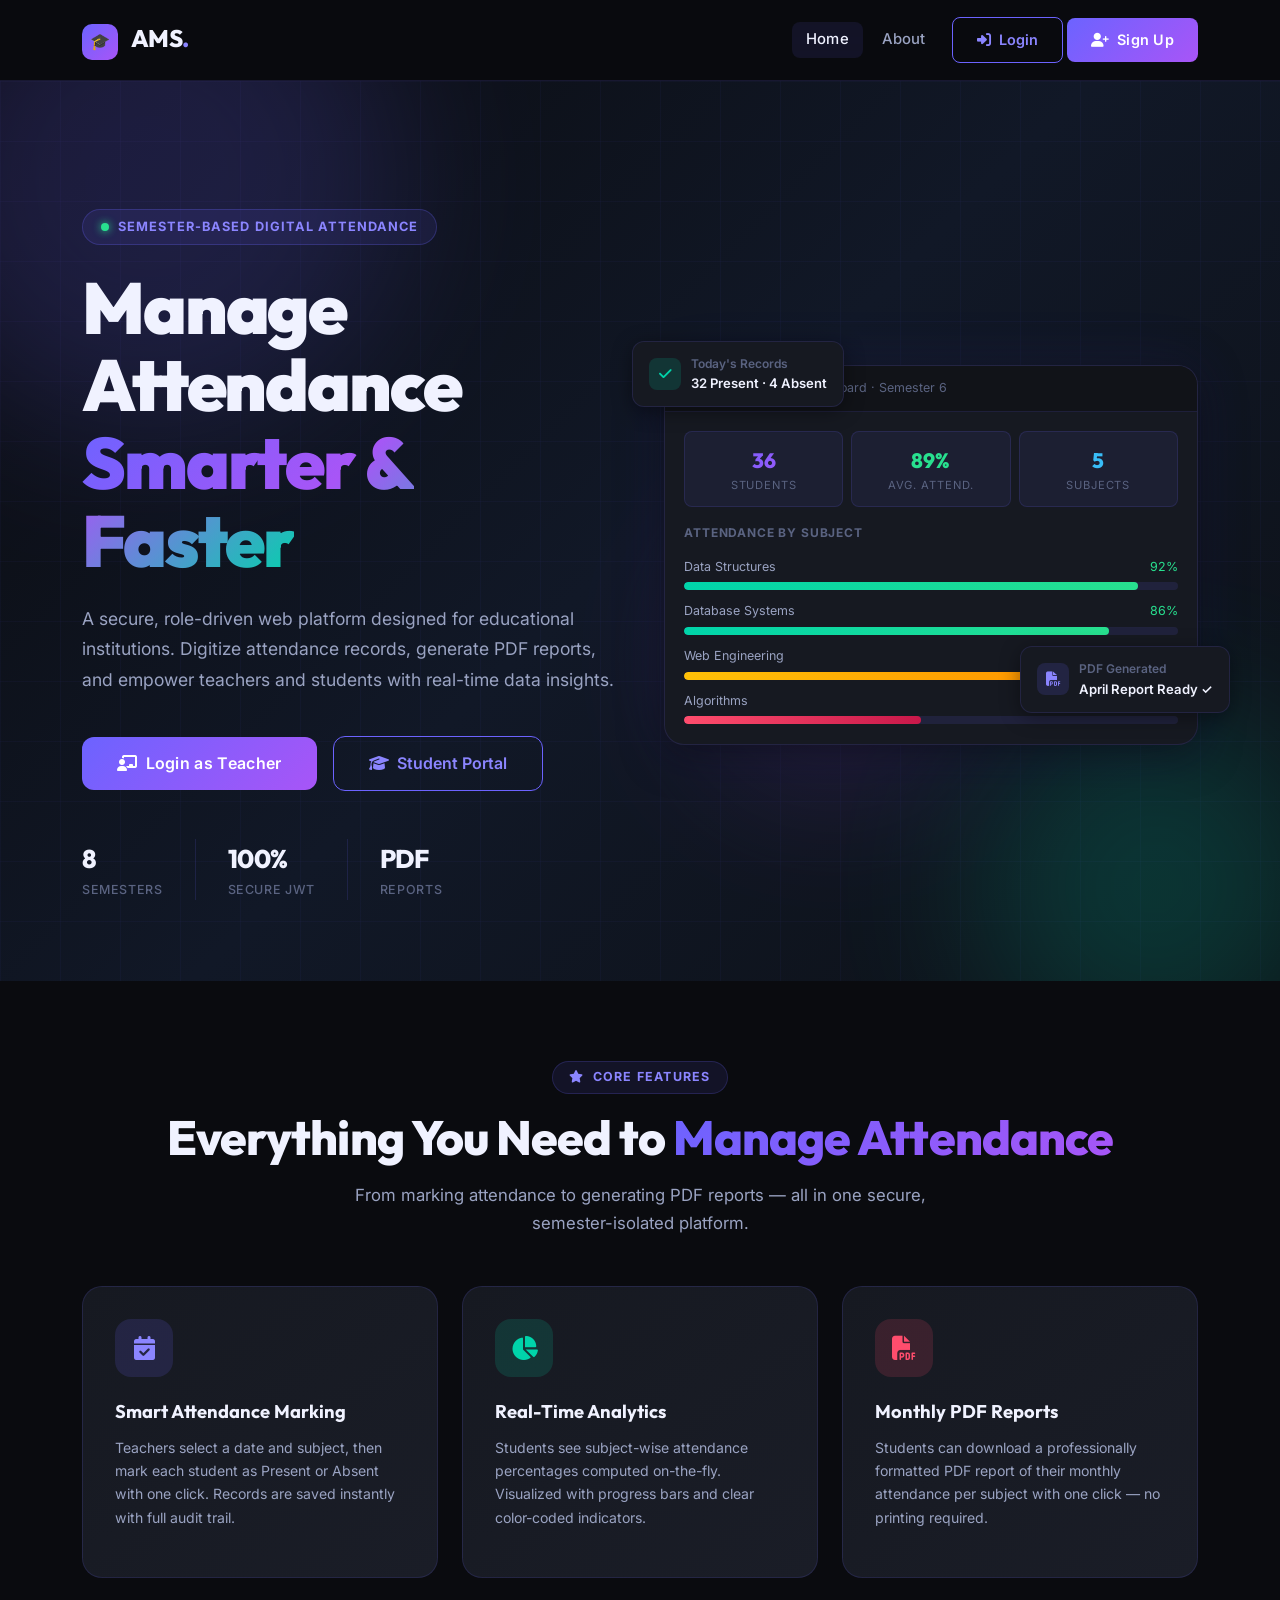
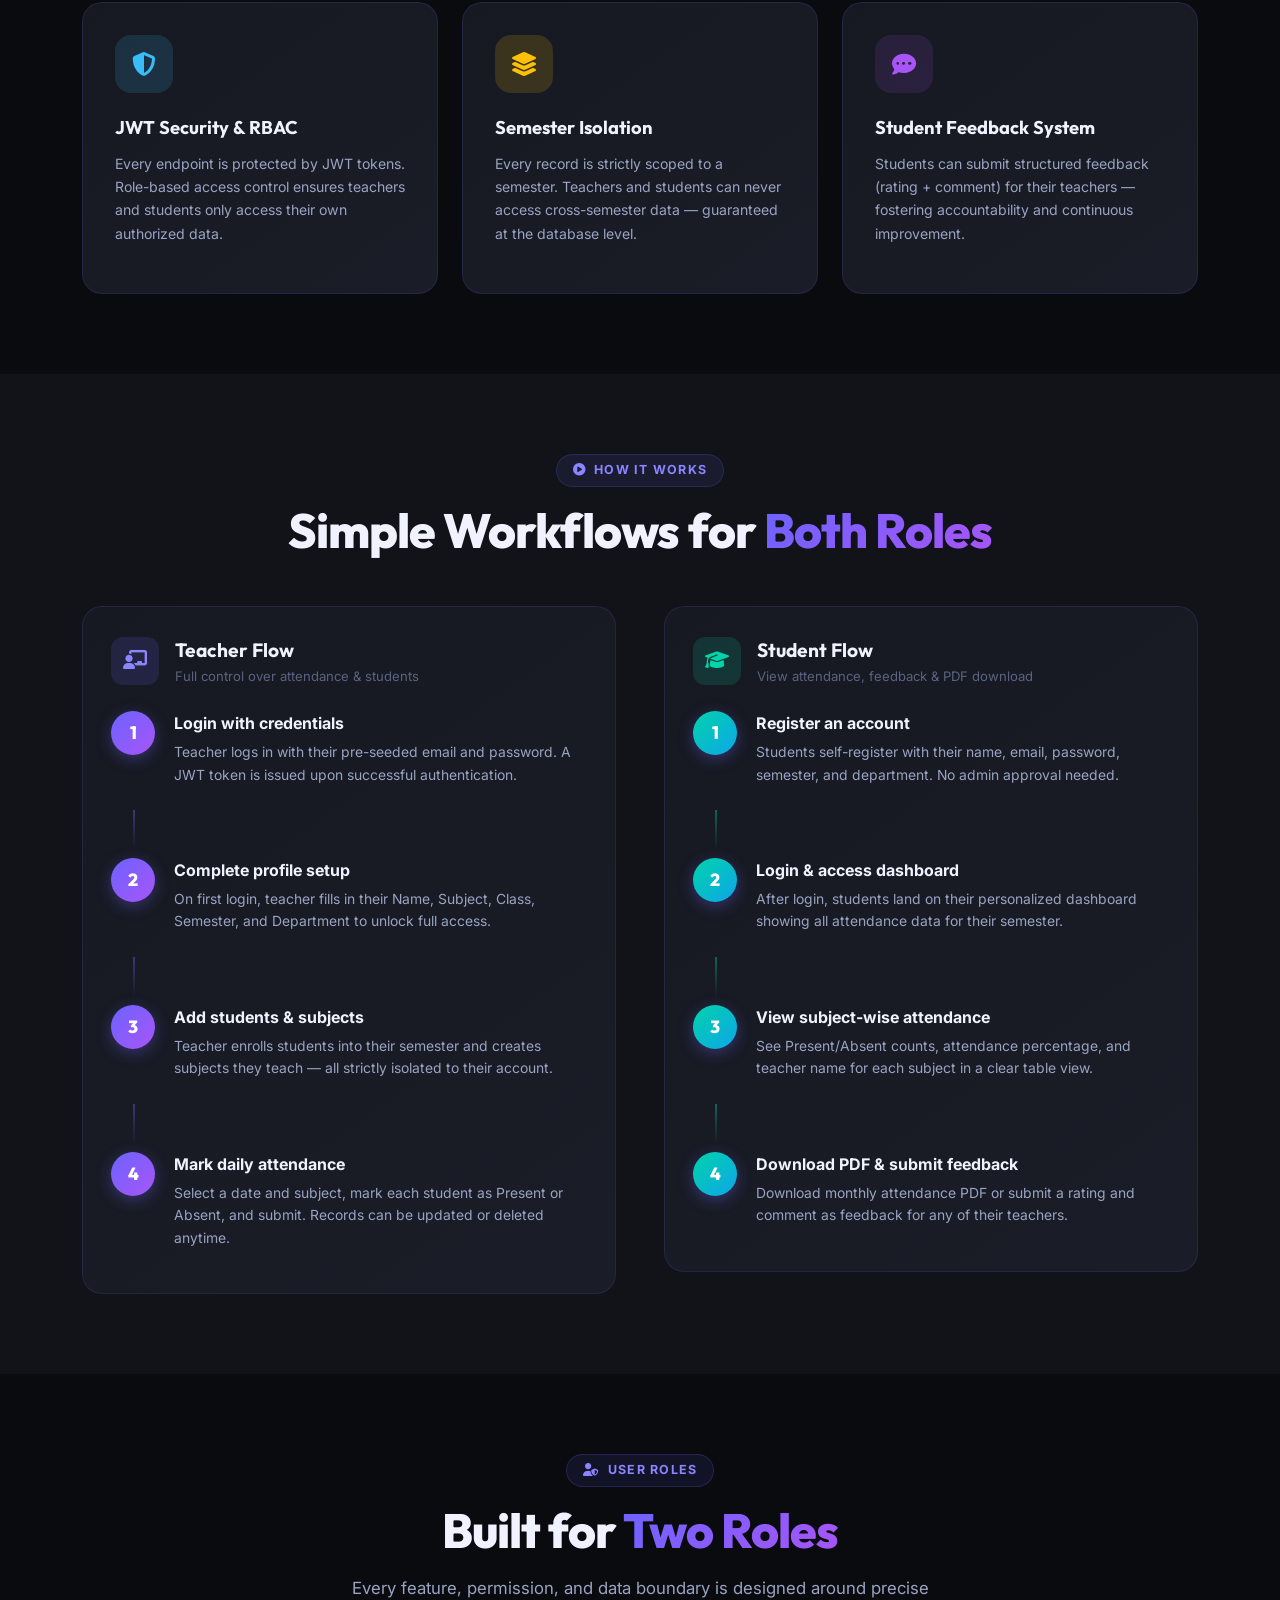
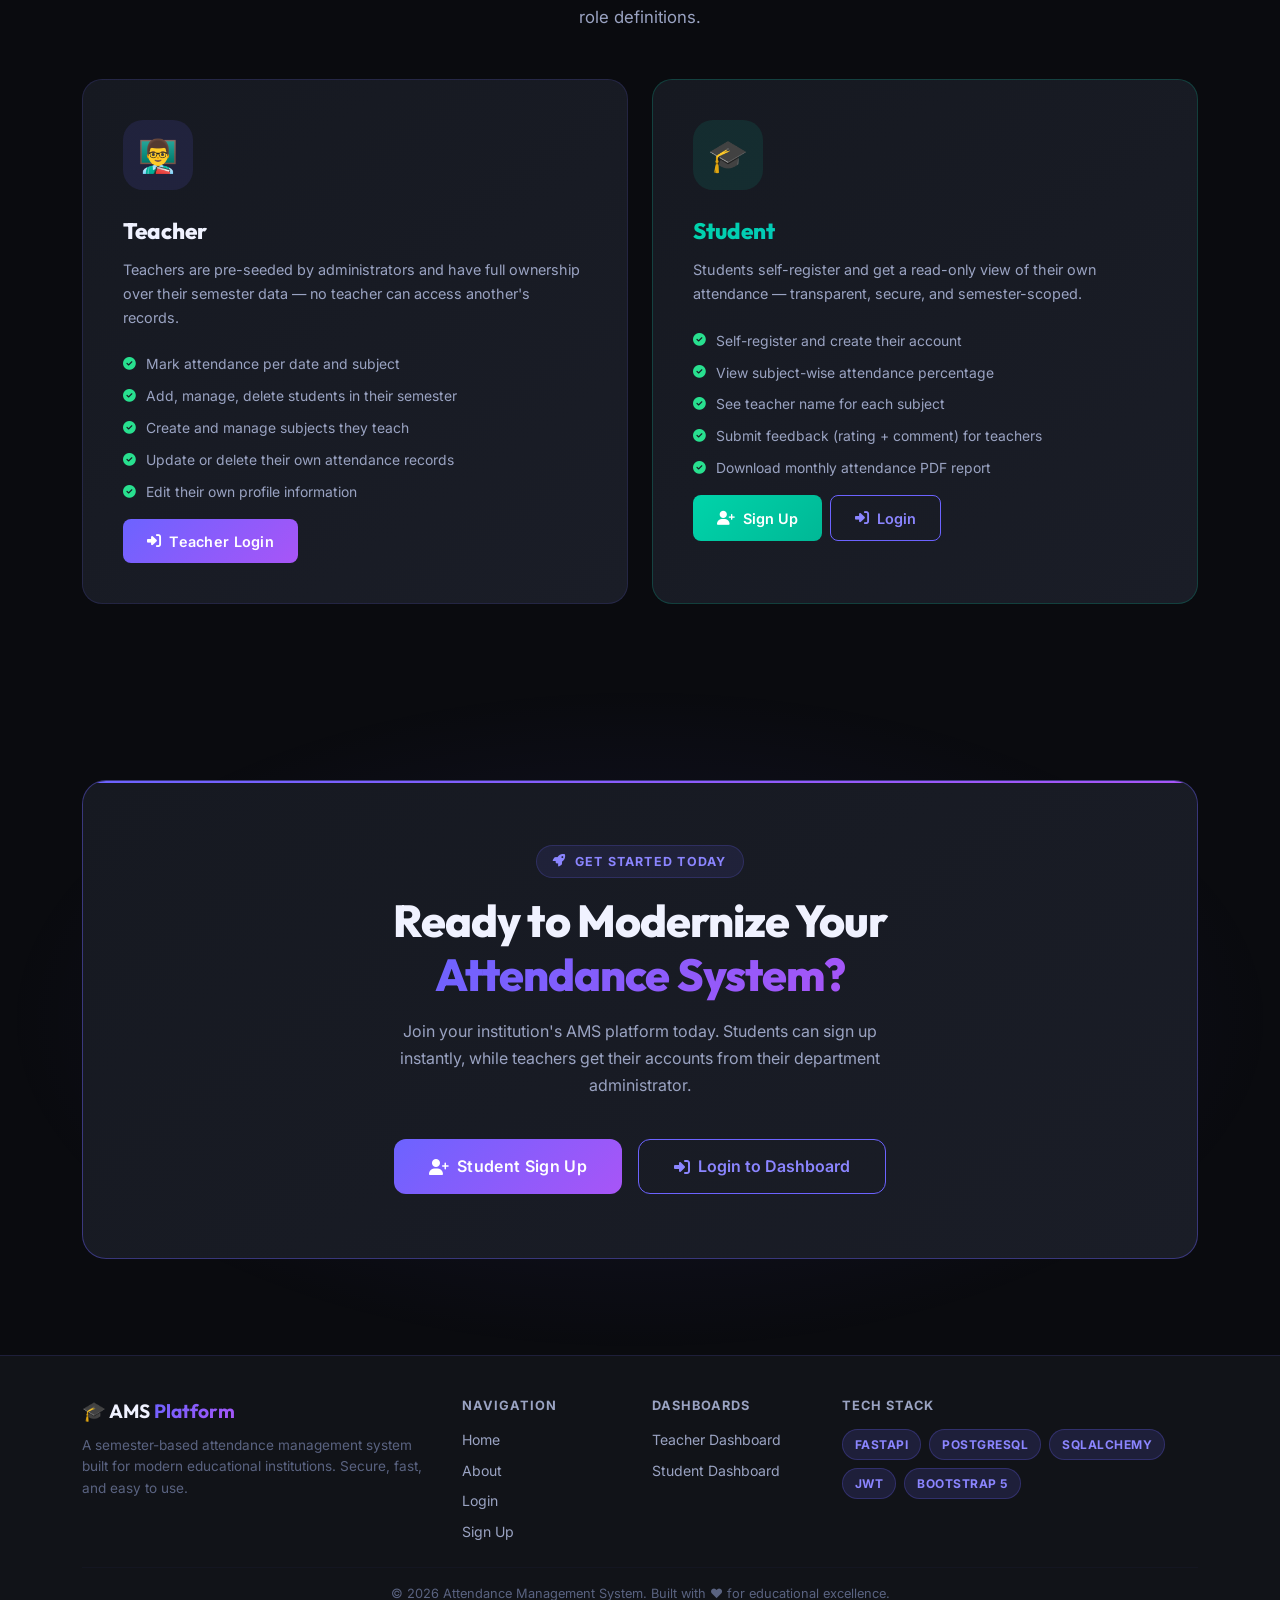
<file: Attendence Management System/frontend/index.html>
<!DOCTYPE html>
<html lang="en">
<head>
  <meta charset="UTF-8" />
  <meta name="viewport" content="width=device-width, initial-scale=1.0" />
  <meta name="description" content="Attendance Management System — A semester-based, role-driven web application to digitize and streamline attendance for educational institutions." />
  <title>AMS — Attendance Management System</title>
  <link rel="stylesheet" href="https://cdn.jsdelivr.net/npm/bootstrap@5.3.0/dist/css/bootstrap.min.css" />
  <link rel="stylesheet" href="https://cdnjs.cloudflare.com/ajax/libs/font-awesome/6.4.0/css/all.min.css" />
  <link rel="stylesheet" href="css/style.css" />
  <style>
    /* ---- HERO ---- */
    .hero-section {
      min-height: 100vh;
      background: var(--gradient-hero);
      display: flex;
      align-items: center;
      position: relative;
      overflow: hidden;
      padding: 7rem 0 4rem;
    }

    .hero-bg-orbs {
      position: absolute;
      inset: 0;
      pointer-events: none;
      overflow: hidden;
    }

    .orb {
      position: absolute;
      border-radius: 50%;
      filter: blur(80px);
      opacity: 0.18;
    }

    .orb-1 {
      width: 500px; height: 500px;
      background: var(--primary);
      top: -150px; left: -100px;
      animation: float 8s ease-in-out infinite;
    }

    .orb-2 {
      width: 350px; height: 350px;
      background: var(--secondary);
      bottom: -80px; right: -50px;
      animation: float 6s ease-in-out infinite reverse;
    }

    .orb-3 {
      width: 250px; height: 250px;
      background: #a855f7;
      top: 50%; right: 25%;
      animation: float 10s ease-in-out infinite 2s;
    }

    /* Grid lines bg */
    .hero-section::before {
      content: '';
      position: absolute;
      inset: 0;
      background-image:
        linear-gradient(rgba(108,99,255,0.04) 1px, transparent 1px),
        linear-gradient(90deg, rgba(108,99,255,0.04) 1px, transparent 1px);
      background-size: 60px 60px;
      pointer-events: none;
    }

    .hero-badge {
      display: inline-flex;
      align-items: center;
      gap: 0.6rem;
      background: rgba(108, 99, 255, 0.1);
      border: 1px solid rgba(108, 99, 255, 0.25);
      color: var(--primary-light);
      border-radius: 100px;
      padding: 0.4rem 1.1rem;
      font-size: 0.8rem;
      font-weight: 700;
      letter-spacing: 0.08em;
      text-transform: uppercase;
      margin-bottom: 1.5rem;
    }

    .hero-title {
      font-family: var(--font-display);
      font-size: clamp(2.5rem, 6vw, 4.5rem);
      font-weight: 900;
      line-height: 1.08;
      letter-spacing: -0.03em;
      color: var(--text-primary);
      margin-bottom: 1.5rem;
    }

    .hero-title .line-accent {
      background: linear-gradient(135deg, #6c63ff 0%, #a855f7 50%, #00d4aa 100%);
      -webkit-background-clip: text;
      -webkit-text-fill-color: transparent;
      background-clip: text;
    }

    .hero-desc {
      font-size: 1.1rem;
      color: var(--text-secondary);
      line-height: 1.75;
      max-width: 540px;
      margin-bottom: 2.5rem;
    }

    .hero-cta-group {
      display: flex;
      flex-wrap: wrap;
      gap: 1rem;
      align-items: center;
      margin-bottom: 3rem;
    }

    .hero-stats {
      display: flex;
      gap: 2rem;
      flex-wrap: wrap;
    }

    .hero-stat-item {
      display: flex;
      flex-direction: column;
    }

    .hero-stat-num {
      font-family: var(--font-display);
      font-size: 1.6rem;
      font-weight: 800;
      color: var(--text-primary);
      letter-spacing: -0.02em;
    }

    .hero-stat-label {
      font-size: 0.78rem;
      color: var(--text-muted);
      font-weight: 500;
      text-transform: uppercase;
      letter-spacing: 0.05em;
    }

    .hero-stat-divider {
      width: 1px;
      background: var(--border-color);
      align-self: stretch;
    }

    /* ---- DASHBOARD PREVIEW ---- */
    .dashboard-preview {
      position: relative;
    }

    .preview-card {
      background: var(--bg-card);
      border: 1px solid var(--border-color);
      border-radius: var(--border-radius-lg);
      overflow: hidden;
      box-shadow: var(--shadow-lg), 0 0 60px rgba(108, 99, 255, 0.12);
      animation: float 5s ease-in-out infinite;
    }

    .preview-topbar {
      background: var(--bg-secondary);
      border-bottom: 1px solid var(--border-color);
      padding: 0.8rem 1.2rem;
      display: flex;
      align-items: center;
      gap: 0.5rem;
    }

    .preview-dot {
      width: 10px; height: 10px;
      border-radius: 50%;
    }

    .pd-red   { background: #ff5f56; }
    .pd-yellow{ background: #ffbd2e; }
    .pd-green { background: #27ca3f; }

    .preview-body { padding: 1.2rem; }

    .preview-mini-stat {
      background: rgba(108, 99, 255, 0.08);
      border: 1px solid var(--border-color);
      border-radius: var(--border-radius-sm);
      padding: 0.7rem;
      text-align: center;
    }

    .preview-mini-stat .val {
      font-family: var(--font-display);
      font-size: 1.3rem;
      font-weight: 800;
      color: var(--text-primary);
    }

    .preview-mini-stat .lbl {
      font-size: 0.7rem;
      color: var(--text-muted);
      text-transform: uppercase;
      letter-spacing: 0.08em;
    }

    .preview-progress-row {
      margin-top: 0.9rem;
    }

    .preview-progress-label {
      display: flex;
      justify-content: space-between;
      font-size: 0.78rem;
      color: var(--text-secondary);
      margin-bottom: 0.35rem;
    }

    /* ---- FLOATING BADGES ---- */
    .floating-badge {
      position: absolute;
      background: var(--bg-card);
      border: 1px solid var(--border-color);
      border-radius: var(--border-radius);
      padding: 0.75rem 1rem;
      box-shadow: var(--shadow-md);
      display: flex;
      align-items: center;
      gap: 0.6rem;
      font-size: 0.82rem;
      font-weight: 600;
      color: var(--text-primary);
      white-space: nowrap;
    }

    .fb-icon {
      width: 32px; height: 32px;
      border-radius: 8px;
      display: flex; align-items: center; justify-content: center;
      font-size: 0.9rem;
    }

    .floating-badge-1 {
      top: -1.5rem; left: -2rem;
      animation: float 4s ease-in-out infinite 0.5s;
    }

    .floating-badge-2 {
      bottom: 2rem; right: -2rem;
      animation: float 5s ease-in-out infinite 1s;
    }

    /* ---- FEATURES ---- */
    .features-section { padding: 5rem 0; }

    .feature-card {
      background: var(--gradient-card);
      border: 1px solid var(--border-color);
      border-radius: var(--border-radius-lg);
      padding: 2rem;
      height: 100%;
      transition: var(--transition);
      position: relative;
      overflow: hidden;
    }

    .feature-card::after {
      content: '';
      position: absolute;
      inset: 0;
      background: radial-gradient(circle at top left, rgba(108,99,255,0.06), transparent 60%);
      opacity: 0;
      transition: var(--transition);
    }

    .feature-card:hover {
      border-color: var(--border-hover);
      transform: translateY(-5px);
      box-shadow: var(--shadow-glow);
    }

    .feature-card:hover::after { opacity: 1; }

    .feature-icon {
      width: 58px; height: 58px;
      border-radius: 16px;
      display: flex; align-items: center; justify-content: center;
      font-size: 1.5rem;
      margin-bottom: 1.25rem;
    }

    .feature-title {
      font-family: var(--font-display);
      font-size: 1.15rem;
      font-weight: 700;
      color: var(--text-primary);
      margin-bottom: 0.6rem;
    }

    .feature-desc {
      font-size: 0.88rem;
      color: var(--text-secondary);
      line-height: 1.65;
    }

    /* ---- HOW IT WORKS ---- */
    .how-section { padding: 5rem 0; background: var(--bg-secondary); }

    .step-card {
      display: flex;
      gap: 1.2rem;
      align-items: flex-start;
    }

    .step-num {
      width: 44px; height: 44px;
      border-radius: 50%;
      background: var(--gradient-primary);
      color: #fff;
      font-family: var(--font-display);
      font-size: 1.1rem;
      font-weight: 800;
      display: flex; align-items: center; justify-content: center;
      flex-shrink: 0;
      box-shadow: 0 4px 15px rgba(108,99,255,0.35);
    }

    .step-content-title {
      font-weight: 700;
      color: var(--text-primary);
      margin-bottom: 0.3rem;
    }

    .step-content-desc {
      font-size: 0.87rem;
      color: var(--text-secondary);
      line-height: 1.6;
    }

    .step-connector {
      width: 2px;
      height: 40px;
      background: linear-gradient(to bottom, rgba(108,99,255,0.4), transparent);
      margin: 0.5rem 0 0.5rem 1.35rem;
    }

    /* ---- ROLES ---- */
    .roles-section { padding: 5rem 0; }

    .role-card {
      background: var(--gradient-card);
      border: 1px solid var(--border-color);
      border-radius: var(--border-radius-lg);
      padding: 2.5rem;
      height: 100%;
      transition: var(--transition);
    }

    .role-card:hover {
      border-color: var(--border-hover);
      box-shadow: var(--shadow-glow);
      transform: translateY(-4px);
    }

    .role-avatar {
      width: 70px; height: 70px;
      border-radius: 20px;
      display: flex; align-items: center; justify-content: center;
      font-size: 2rem;
      margin-bottom: 1.5rem;
    }

    .role-name {
      font-family: var(--font-display);
      font-size: 1.4rem;
      font-weight: 800;
      color: var(--text-primary);
      margin-bottom: 0.5rem;
    }

    .role-desc {
      font-size: 0.9rem;
      color: var(--text-secondary);
      line-height: 1.65;
      margin-bottom: 1.5rem;
    }

    .role-perm-list {
      list-style: none;
      padding: 0;
      margin: 0;
      display: flex;
      flex-direction: column;
      gap: 0.6rem;
    }

    .role-perm-list li {
      display: flex;
      align-items: center;
      gap: 0.6rem;
      font-size: 0.87rem;
      color: var(--text-secondary);
    }

    .role-perm-list li .check-icon {
      color: var(--success);
      font-size: 0.8rem;
    }

    /* ---- CTA SECTION ---- */
    .cta-section {
      padding: 6rem 0;
      position: relative;
      overflow: hidden;
    }

    .cta-bg {
      position: absolute;
      inset: 0;
      background: radial-gradient(ellipse at center, rgba(108,99,255,0.12) 0%, transparent 70%);
    }

    .cta-box {
      background: var(--gradient-card);
      border: 1px solid var(--border-hover);
      border-radius: 24px;
      padding: 4rem 3rem;
      text-align: center;
      position: relative;
      overflow: hidden;
    }

    .cta-box::before {
      content: '';
      position: absolute;
      top: 0; left: 0; right: 0;
      height: 2px;
      background: var(--gradient-primary);
    }

    .cta-title {
      font-family: var(--font-display);
      font-size: clamp(1.8rem, 4vw, 2.8rem);
      font-weight: 800;
      color: var(--text-primary);
      letter-spacing: -0.02em;
      margin-bottom: 1rem;
    }

    .cta-desc {
      font-size: 1rem;
      color: var(--text-secondary);
      max-width: 480px;
      margin: 0 auto 2.5rem;
      line-height: 1.7;
    }

    /* ---- HOME PAGE RESPONSIVE ---- */
    @media (max-width: 991.98px) {
      .hero-section { padding: 5rem 0 3rem; }
      .hero-title { font-size: clamp(2rem, 5vw, 3rem); }
      .hero-desc { font-size: 1rem; margin-bottom: 2rem; }
      .hero-cta-group { gap: 0.75rem; }
      .hero-stats { gap: 1.5rem; }
      .hero-stat-num { font-size: 1.3rem; }

      .floating-badge { display: none; }

      .preview-card { box-shadow: var(--shadow-md); }
      .preview-mini-stat .val { font-size: 1.1rem; }

      .features-section, .roles-section { padding: 3.5rem 0; }
      .how-section { padding: 3.5rem 0; }

      .cta-box { padding: 3rem 1.5rem; }
      .cta-title { font-size: clamp(1.5rem, 4vw, 2.2rem); }
    }

    @media (max-width: 767.98px) {
      .hero-section { padding: 4rem 0 2.5rem; min-height: auto; }
      .hero-badge { font-size: 0.7rem; padding: 0.3rem 0.9rem; margin-bottom: 1rem; }
      .hero-desc { font-size: 0.92rem; line-height: 1.65; }
      .hero-cta-group { flex-direction: column; align-items: stretch; }
      .hero-cta-group .btn-primary-ams,
      .hero-cta-group .btn-secondary-ams { justify-content: center; text-align: center; }
      .hero-stats { gap: 1rem; justify-content: center; }
      .hero-stat-num { font-size: 1.15rem; }
      .hero-stat-label { font-size: 0.7rem; }

      .dashboard-preview { margin-top: 1rem; }

      .orb-1 { width: 300px; height: 300px; }
      .orb-2 { width: 200px; height: 200px; }
      .orb-3 { display: none; }

      .feature-card { padding: 1.5rem; }
      .feature-icon { width: 48px; height: 48px; font-size: 1.2rem; border-radius: 12px; }
      .feature-title { font-size: 1.05rem; }
      .feature-desc { font-size: 0.84rem; }

      .step-card { gap: 1rem; }
      .step-num { width: 38px; height: 38px; font-size: 0.95rem; }
      .step-content-title { font-size: 0.92rem; }
      .step-content-desc { font-size: 0.82rem; }
      .step-connector { height: 30px; margin-left: 1.15rem; }

      .role-card { padding: 1.75rem; }
      .role-avatar { width: 56px; height: 56px; font-size: 1.6rem; border-radius: 14px; }
      .role-name { font-size: 1.2rem; }
      .role-desc { font-size: 0.85rem; }
      .role-perm-list li { font-size: 0.82rem; }

      .cta-box { padding: 2.5rem 1.25rem; }
      .cta-desc { font-size: 0.9rem; }

      .footer-brand { font-size: 1.05rem; }
      .footer-text { font-size: 0.8rem; }
    }

    @media (max-width: 575.98px) {
      .hero-section { padding: 3.5rem 0 2rem; }
      .hero-title { margin-bottom: 1rem; }
      .btn-lg-ams { padding: 0.7rem 1.5rem; font-size: 0.9rem; }

      .preview-body { padding: 0.8rem; }
      .preview-mini-stat { padding: 0.5rem; }
      .preview-mini-stat .val { font-size: 1rem; }
      .preview-mini-stat .lbl { font-size: 0.6rem; }
      .preview-progress-label { font-size: 0.7rem; }

      .features-section, .roles-section { padding: 2.5rem 0; }
      .how-section { padding: 2.5rem 0; }

      .cta-box { padding: 2rem 1rem; border-radius: 16px; }

      .ams-footer { padding: 2rem 0 1rem; }
    }
  </style>
</head>
<body>

  <!-- ==================== NAVBAR ==================== -->
  <nav class="ams-navbar navbar navbar-expand-lg" id="mainNavbar">
    <div class="container">
      <a class="navbar-brand" href="index.html" id="nav-brand-home">
        <span class="brand-icon">🎓</span>
        AMS<span class="brand-accent">.</span>
      </a>
      <button class="navbar-toggler" type="button" data-bs-toggle="collapse" data-bs-target="#navbarMain" id="nav-toggler">
        <span class="navbar-toggler-icon"></span>
      </button>
      <div class="collapse navbar-collapse" id="navbarMain">
        <ul class="navbar-nav ms-auto align-items-center gap-1">
          <li class="nav-item"><a class="nav-link active" href="index.html" id="nav-home">Home</a></li>
          <li class="nav-item"><a class="nav-link" href="about.html" id="nav-about">About</a></li>
          <li class="nav-item ms-2">
            <a class="btn-secondary-ams" href="login.html" id="nav-login">
              <i class="fa-solid fa-right-to-bracket"></i> Login
            </a>
          </li>
          <li class="nav-item">
            <a class="btn-primary-ams" href="signup.html" id="nav-signup">
              <i class="fa-solid fa-user-plus"></i> Sign Up
            </a>
          </li>
        </ul>
      </div>
    </div>
  </nav>

  <!-- ==================== HERO ==================== -->
  <section class="hero-section" id="hero">
    <div class="hero-bg-orbs">
      <div class="orb orb-1"></div>
      <div class="orb orb-2"></div>
      <div class="orb orb-3"></div>
    </div>

    <div class="container position-relative">
      <div class="row align-items-center g-5">
        <!-- Left Content -->
        <div class="col-lg-6">
          <div class="animate-fade-up">
            <div class="hero-badge">
              <span class="glow-dot"></span>
              Semester-Based Digital Attendance
            </div>
            <h1 class="hero-title">
              Manage Attendance<br />
              <span class="line-accent">Smarter &amp; Faster</span>
            </h1>
            <p class="hero-desc">
              A secure, role-driven web platform designed for educational institutions.
              Digitize attendance records, generate PDF reports, and empower teachers
              and students with real-time data insights.
            </p>

            <div class="hero-cta-group">
              <a href="login.html" class="btn-primary-ams btn-lg-ams" id="hero-cta-teacher">
                <i class="fa-solid fa-chalkboard-teacher"></i> Login as Teacher
              </a>
              <a href="signup.html" class="btn-secondary-ams btn-lg-ams" id="hero-cta-student">
                <i class="fa-solid fa-graduation-cap"></i> Student Portal
              </a>
            </div>

            <div class="hero-stats">
              <div class="hero-stat-item">
                <span class="hero-stat-num">8</span>
                <span class="hero-stat-label">Semesters</span>
              </div>
              <div class="hero-stat-divider"></div>
              <div class="hero-stat-item">
                <span class="hero-stat-num">100%</span>
                <span class="hero-stat-label">Secure JWT</span>
              </div>
              <div class="hero-stat-divider"></div>
              <div class="hero-stat-item">
                <span class="hero-stat-num">PDF</span>
                <span class="hero-stat-label">Reports</span>
              </div>
            </div>
          </div>
        </div>

        <!-- Right — Dashboard Preview -->
        <div class="col-lg-6 animate-fade-up delay-3">
          <div class="dashboard-preview">

            <!-- Floating badge top -->
            <div class="floating-badge floating-badge-1">
              <div class="fb-icon stat-icon-green"><i class="fa-solid fa-check"></i></div>
              <div>
                <div style="font-size:0.75rem;color:var(--text-muted);">Today's Records</div>
                <div>32 Present · 4 Absent</div>
              </div>
            </div>

            <!-- Main preview card -->
            <div class="preview-card">
              <div class="preview-topbar">
                <span class="preview-dot pd-red"></span>
                <span class="preview-dot pd-yellow"></span>
                <span class="preview-dot pd-green"></span>
                <span style="margin-left:0.8rem;font-size:0.78rem;color:var(--text-muted);">Teacher Dashboard · Semester 6</span>
              </div>
              <div class="preview-body">
                <div class="row g-2 mb-3">
                  <div class="col-4">
                    <div class="preview-mini-stat">
                      <div class="val text-gradient">36</div>
                      <div class="lbl">Students</div>
                    </div>
                  </div>
                  <div class="col-4">
                    <div class="preview-mini-stat">
                      <div class="val" style="color:var(--success);">89%</div>
                      <div class="lbl">Avg. Attend.</div>
                    </div>
                  </div>
                  <div class="col-4">
                    <div class="preview-mini-stat">
                      <div class="val" style="color:var(--info);">5</div>
                      <div class="lbl">Subjects</div>
                    </div>
                  </div>
                </div>

                <div style="font-size:0.75rem;font-weight:700;color:var(--text-muted);text-transform:uppercase;letter-spacing:0.07em;margin-bottom:0.6rem;">Attendance by Subject</div>

                <div class="preview-progress-row">
                  <div class="preview-progress-label"><span>Data Structures</span><span style="color:var(--success)">92%</span></div>
                  <div class="ams-progress"><div class="ams-progress-bar success" style="width:92%"></div></div>
                </div>
                <div class="preview-progress-row" style="margin-top:0.7rem;">
                  <div class="preview-progress-label"><span>Database Systems</span><span style="color:var(--success)">86%</span></div>
                  <div class="ams-progress"><div class="ams-progress-bar success" style="width:86%"></div></div>
                </div>
                <div class="preview-progress-row" style="margin-top:0.7rem;">
                  <div class="preview-progress-label"><span>Web Engineering</span><span style="color:var(--warning)">71%</span></div>
                  <div class="ams-progress"><div class="ams-progress-bar warning" style="width:71%"></div></div>
                </div>
                <div class="preview-progress-row" style="margin-top:0.7rem;">
                  <div class="preview-progress-label"><span>Algorithms</span><span style="color:var(--danger)">48%</span></div>
                  <div class="ams-progress"><div class="ams-progress-bar danger" style="width:48%"></div></div>
                </div>
              </div>
            </div>

            <!-- Floating badge bottom -->
            <div class="floating-badge floating-badge-2">
              <div class="fb-icon stat-icon-purple"><i class="fa-solid fa-file-pdf"></i></div>
              <div>
                <div style="font-size:0.75rem;color:var(--text-muted);">PDF Generated</div>
                <div>April Report Ready ✓</div>
              </div>
            </div>
          </div>
        </div>
      </div>
    </div>
  </section>

  <!-- ==================== FEATURES ==================== -->
  <section class="features-section" id="features">
    <div class="container">
      <div class="text-center mb-5 animate-fade-up">
        <div class="section-tag"><i class="fa-solid fa-star"></i> Core Features</div>
        <h2 class="section-title">Everything You Need to <span class="gradient-text">Manage Attendance</span></h2>
        <p class="section-subtitle mx-auto mt-3">From marking attendance to generating PDF reports — all in one secure, semester-isolated platform.</p>
      </div>

      <div class="row g-4">
        <div class="col-md-6 col-lg-4 animate-fade-up delay-1">
          <div class="feature-card">
            <div class="feature-icon stat-icon-purple"><i class="fa-solid fa-calendar-check"></i></div>
            <div class="feature-title">Smart Attendance Marking</div>
            <p class="feature-desc">Teachers select a date and subject, then mark each student as Present or Absent with one click. Records are saved instantly with full audit trail.</p>
          </div>
        </div>
        <div class="col-md-6 col-lg-4 animate-fade-up delay-2">
          <div class="feature-card">
            <div class="feature-icon stat-icon-green"><i class="fa-solid fa-chart-pie"></i></div>
            <div class="feature-title">Real-Time Analytics</div>
            <p class="feature-desc">Students see subject-wise attendance percentages computed on-the-fly. Visualized with progress bars and clear color-coded indicators.</p>
          </div>
        </div>
        <div class="col-md-6 col-lg-4 animate-fade-up delay-3">
          <div class="feature-card">
            <div class="feature-icon stat-icon-red"><i class="fa-solid fa-file-pdf"></i></div>
            <div class="feature-title">Monthly PDF Reports</div>
            <p class="feature-desc">Students can download a professionally formatted PDF report of their monthly attendance per subject with one click — no printing required.</p>
          </div>
        </div>
        <div class="col-md-6 col-lg-4 animate-fade-up delay-1">
          <div class="feature-card">
            <div class="feature-icon stat-icon-blue"><i class="fa-solid fa-shield-halved"></i></div>
            <div class="feature-title">JWT Security & RBAC</div>
            <p class="feature-desc">Every endpoint is protected by JWT tokens. Role-based access control ensures teachers and students only access their own authorized data.</p>
          </div>
        </div>
        <div class="col-md-6 col-lg-4 animate-fade-up delay-2">
          <div class="feature-card">
            <div class="feature-icon stat-icon-yellow"><i class="fa-solid fa-layer-group"></i></div>
            <div class="feature-title">Semester Isolation</div>
            <p class="feature-desc">Every record is strictly scoped to a semester. Teachers and students can never access cross-semester data — guaranteed at the database level.</p>
          </div>
        </div>
        <div class="col-md-6 col-lg-4 animate-fade-up delay-3">
          <div class="feature-card">
            <div class="feature-icon" style="background:rgba(168,85,247,0.12);color:#a855f7;"><i class="fa-solid fa-comment-dots"></i></div>
            <div class="feature-title">Student Feedback System</div>
            <p class="feature-desc">Students can submit structured feedback (rating + comment) for their teachers — fostering accountability and continuous improvement.</p>
          </div>
        </div>
      </div>
    </div>
  </section>

  <!-- ==================== HOW IT WORKS ==================== -->
  <section class="how-section" id="how-it-works">
    <div class="container">
      <div class="text-center mb-5 animate-fade-up">
        <div class="section-tag"><i class="fa-solid fa-circle-play"></i> How It Works</div>
        <h2 class="section-title">Simple Workflows for <span class="gradient-text">Both Roles</span></h2>
      </div>

      <div class="row g-5">
        <!-- Teacher Flow -->
        <div class="col-lg-6 animate-fade-up delay-1">
          <div class="ams-card">
            <div class="d-flex align-items-center gap-3 mb-4">
              <div class="stat-icon stat-icon-purple" style="width:48px;height:48px;border-radius:12px;font-size:1.2rem;"><i class="fa-solid fa-chalkboard-teacher"></i></div>
              <div>
                <div style="font-family:var(--font-display);font-size:1.2rem;font-weight:700;">Teacher Flow</div>
                <div style="font-size:0.82rem;color:var(--text-muted);">Full control over attendance &amp; students</div>
              </div>
            </div>

            <div class="step-card">
              <div class="step-num">1</div>
              <div>
                <div class="step-content-title">Login with credentials</div>
                <p class="step-content-desc">Teacher logs in with their pre-seeded email and password. A JWT token is issued upon successful authentication.</p>
              </div>
            </div>
            <div class="step-connector"></div>
            <div class="step-card">
              <div class="step-num">2</div>
              <div>
                <div class="step-content-title">Complete profile setup</div>
                <p class="step-content-desc">On first login, teacher fills in their Name, Subject, Class, Semester, and Department to unlock full access.</p>
              </div>
            </div>
            <div class="step-connector"></div>
            <div class="step-card">
              <div class="step-num">3</div>
              <div>
                <div class="step-content-title">Add students &amp; subjects</div>
                <p class="step-content-desc">Teacher enrolls students into their semester and creates subjects they teach — all strictly isolated to their account.</p>
              </div>
            </div>
            <div class="step-connector"></div>
            <div class="step-card">
              <div class="step-num">4</div>
              <div>
                <div class="step-content-title">Mark daily attendance</div>
                <p class="step-content-desc">Select a date and subject, mark each student as Present or Absent, and submit. Records can be updated or deleted anytime.</p>
              </div>
            </div>
          </div>
        </div>

        <!-- Student Flow -->
        <div class="col-lg-6 animate-fade-up delay-2">
          <div class="ams-card">
            <div class="d-flex align-items-center gap-3 mb-4">
              <div class="stat-icon stat-icon-green" style="width:48px;height:48px;border-radius:12px;font-size:1.2rem;"><i class="fa-solid fa-graduation-cap"></i></div>
              <div>
                <div style="font-family:var(--font-display);font-size:1.2rem;font-weight:700;">Student Flow</div>
                <div style="font-size:0.82rem;color:var(--text-muted);">View attendance, feedback &amp; PDF download</div>
              </div>
            </div>

            <div class="step-card">
              <div class="step-num" style="background:var(--gradient-secondary);">1</div>
              <div>
                <div class="step-content-title">Register an account</div>
                <p class="step-content-desc">Students self-register with their name, email, password, semester, and department. No admin approval needed.</p>
              </div>
            </div>
            <div class="step-connector" style="background:linear-gradient(to bottom, rgba(0,212,170,0.4), transparent);"></div>
            <div class="step-card">
              <div class="step-num" style="background:var(--gradient-secondary);">2</div>
              <div>
                <div class="step-content-title">Login &amp; access dashboard</div>
                <p class="step-content-desc">After login, students land on their personalized dashboard showing all attendance data for their semester.</p>
              </div>
            </div>
            <div class="step-connector" style="background:linear-gradient(to bottom, rgba(0,212,170,0.4), transparent);"></div>
            <div class="step-card">
              <div class="step-num" style="background:var(--gradient-secondary);">3</div>
              <div>
                <div class="step-content-title">View subject-wise attendance</div>
                <p class="step-content-desc">See Present/Absent counts, attendance percentage, and teacher name for each subject in a clear table view.</p>
              </div>
            </div>
            <div class="step-connector" style="background:linear-gradient(to bottom, rgba(0,212,170,0.4), transparent);"></div>
            <div class="step-card">
              <div class="step-num" style="background:var(--gradient-secondary);">4</div>
              <div>
                <div class="step-content-title">Download PDF &amp; submit feedback</div>
                <p class="step-content-desc">Download monthly attendance PDF or submit a rating and comment as feedback for any of their teachers.</p>
              </div>
            </div>
          </div>
        </div>
      </div>
    </div>
  </section>

  <!-- ==================== ROLES ==================== -->
  <section class="roles-section" id="roles">
    <div class="container">
      <div class="text-center mb-5 animate-fade-up">
        <div class="section-tag"><i class="fa-solid fa-user-shield"></i> User Roles</div>
        <h2 class="section-title">Built for <span class="gradient-text">Two Roles</span></h2>
        <p class="section-subtitle mx-auto mt-3">Every feature, permission, and data boundary is designed around precise role definitions.</p>
      </div>

      <div class="row g-4">
        <!-- Teacher -->
        <div class="col-lg-6 animate-fade-up delay-1">
          <div class="role-card">
            <div class="role-avatar" style="background:rgba(108,99,255,0.12);">👨‍🏫</div>
            <div class="role-name">Teacher</div>
            <p class="role-desc">Teachers are pre-seeded by administrators and have full ownership over their semester data — no teacher can access another's records.</p>
            <ul class="role-perm-list">
              <li><i class="fa-solid fa-circle-check check-icon"></i> Mark attendance per date and subject</li>
              <li><i class="fa-solid fa-circle-check check-icon"></i> Add, manage, delete students in their semester</li>
              <li><i class="fa-solid fa-circle-check check-icon"></i> Create and manage subjects they teach</li>
              <li><i class="fa-solid fa-circle-check check-icon"></i> Update or delete their own attendance records</li>
              <li><i class="fa-solid fa-circle-check check-icon"></i> Edit their own profile information</li>
            </ul>
            <div class="mt-3">
              <a href="login.html" class="btn-primary-ams" id="role-teacher-login">
                <i class="fa-solid fa-right-to-bracket"></i> Teacher Login
              </a>
            </div>
          </div>
        </div>

        <!-- Student -->
        <div class="col-lg-6 animate-fade-up delay-2">
          <div class="role-card" style="border-color:rgba(0,212,170,0.2);">
            <div class="role-avatar" style="background:rgba(0,212,170,0.1);">🎓</div>
            <div class="role-name text-gradient-green">Student</div>
            <p class="role-desc">Students self-register and get a read-only view of their own attendance — transparent, secure, and semester-scoped.</p>
            <ul class="role-perm-list">
              <li><i class="fa-solid fa-circle-check check-icon"></i> Self-register and create their account</li>
              <li><i class="fa-solid fa-circle-check check-icon"></i> View subject-wise attendance percentage</li>
              <li><i class="fa-solid fa-circle-check check-icon"></i> See teacher name for each subject</li>
              <li><i class="fa-solid fa-circle-check check-icon"></i> Submit feedback (rating + comment) for teachers</li>
              <li><i class="fa-solid fa-circle-check check-icon"></i> Download monthly attendance PDF report</li>
            </ul>
            <div class="mt-3 d-flex gap-2">
              <a href="signup.html" class="btn-success-ams" id="role-student-signup">
                <i class="fa-solid fa-user-plus"></i> Sign Up
              </a>
              <a href="login.html" class="btn-secondary-ams" id="role-student-login">
                <i class="fa-solid fa-right-to-bracket"></i> Login
              </a>
            </div>
          </div>
        </div>
      </div>
    </div>
  </section>

  <!-- ==================== CTA ==================== -->
  <section class="cta-section" id="cta">
    <div class="cta-bg"></div>
    <div class="container position-relative animate-fade-up">
      <div class="cta-box">
        <div class="section-tag mb-3 d-inline-flex"><i class="fa-solid fa-rocket"></i> Get Started Today</div>
        <h2 class="cta-title">Ready to Modernize Your<br /><span class="text-gradient">Attendance System?</span></h2>
        <p class="cta-desc">Join your institution's AMS platform today. Students can sign up instantly, while teachers get their accounts from their department administrator.</p>
        <div class="d-flex gap-3 justify-content-center flex-wrap">
          <a href="signup.html" class="btn-primary-ams btn-lg-ams" id="cta-signup">
            <i class="fa-solid fa-user-plus"></i> Student Sign Up
          </a>
          <a href="login.html" class="btn-secondary-ams btn-lg-ams" id="cta-login">
            <i class="fa-solid fa-right-to-bracket"></i> Login to Dashboard
          </a>
        </div>
      </div>
    </div>
  </section>

  <!-- ==================== FOOTER ==================== -->
  <footer class="ams-footer">
    <div class="container">
      <div class="row g-4 mb-3">
        <div class="col-lg-4">
          <div class="footer-brand">🎓 AMS <span class="text-gradient">Platform</span></div>
          <p class="footer-text">A semester-based attendance management system built for modern educational institutions. Secure, fast, and easy to use.</p>
        </div>
        <div class="col-6 col-lg-2">
          <div style="font-size:0.8rem;font-weight:700;color:var(--text-secondary);text-transform:uppercase;letter-spacing:0.08em;margin-bottom:0.8rem;">Navigation</div>
          <div class="d-flex flex-column gap-2">
            <a href="index.html" class="footer-link">Home</a>
            <a href="about.html" class="footer-link">About</a>
            <a href="login.html" class="footer-link">Login</a>
            <a href="signup.html" class="footer-link">Sign Up</a>
          </div>
        </div>
        <div class="col-6 col-lg-2">
          <div style="font-size:0.8rem;font-weight:700;color:var(--text-secondary);text-transform:uppercase;letter-spacing:0.08em;margin-bottom:0.8rem;">Dashboards</div>
          <div class="d-flex flex-column gap-2">
            <a href="teacher-dashboard.html" class="footer-link">Teacher Dashboard</a>
            <a href="student-dashboard.html" class="footer-link">Student Dashboard</a>
          </div>
        </div>
        <div class="col-lg-4">
          <div style="font-size:0.8rem;font-weight:700;color:var(--text-secondary);text-transform:uppercase;letter-spacing:0.08em;margin-bottom:0.8rem;">Tech Stack</div>
          <div class="d-flex flex-wrap gap-2">
            <span class="ams-badge badge-primary">FastAPI</span>
            <span class="ams-badge badge-primary">PostgreSQL</span>
            <span class="ams-badge badge-primary">SQLAlchemy</span>
            <span class="ams-badge badge-primary">JWT</span>
            <span class="ams-badge badge-primary">Bootstrap 5</span>
          </div>
        </div>
      </div>
      <hr class="footer-divider" />
      <p class="footer-copy">© 2026 Attendance Management System. Built with ❤️ for educational excellence.</p>
    </div>
  </footer>

  <script src="https://cdn.jsdelivr.net/npm/bootstrap@5.3.0/dist/js/bootstrap.bundle.min.js"></script>
  <script>
    // Navbar scroll effect
    const navbar = document.getElementById('mainNavbar');
    window.addEventListener('scroll', () => {
      if (window.scrollY > 50) navbar.classList.add('scrolled');
      else navbar.classList.remove('scrolled');
    });

    // Intersection observer for animations
    const observer = new IntersectionObserver((entries) => {
      entries.forEach(e => {
        if (e.isIntersecting) { e.target.style.animationPlayState = 'running'; }
      });
    }, { threshold: 0.1 });

    document.querySelectorAll('.animate-fade-up').forEach(el => {
      el.style.animationPlayState = 'paused';
      observer.observe(el);
    });
  </script>
</body>
</html>
</file>
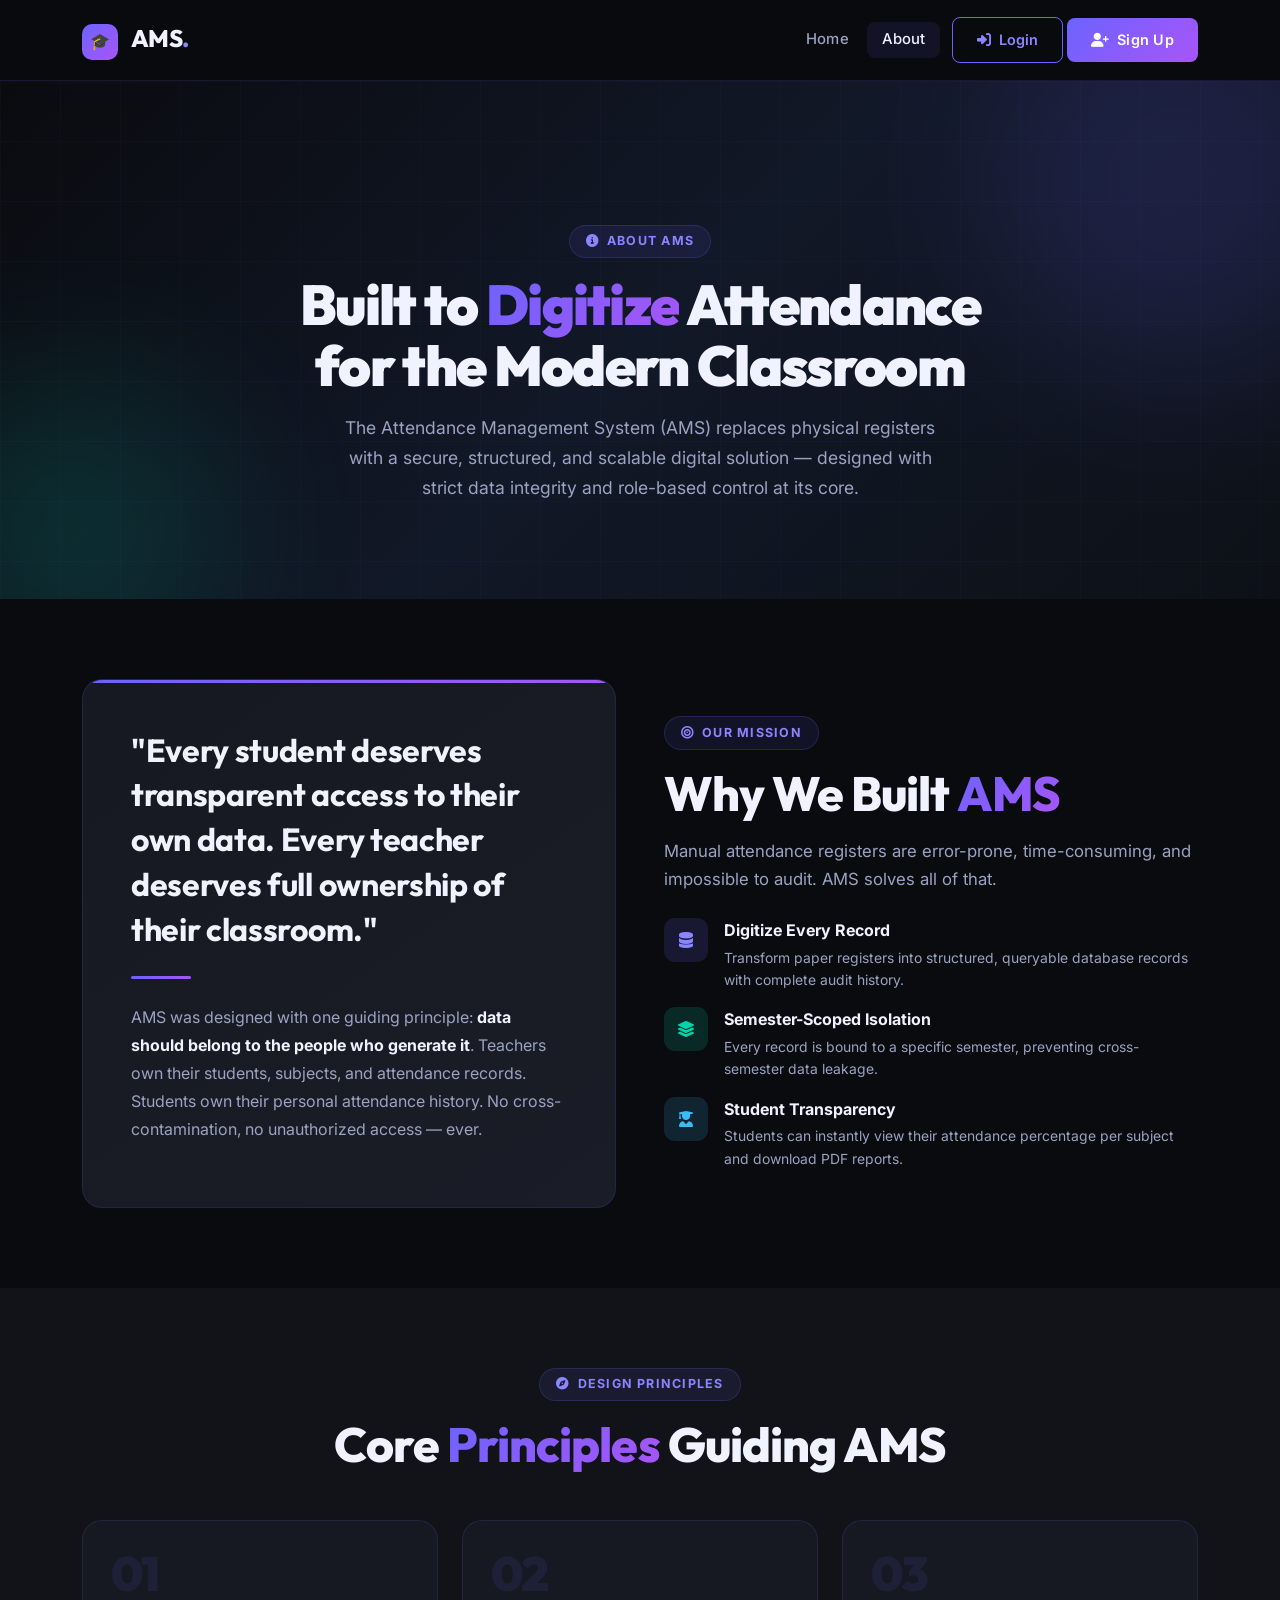
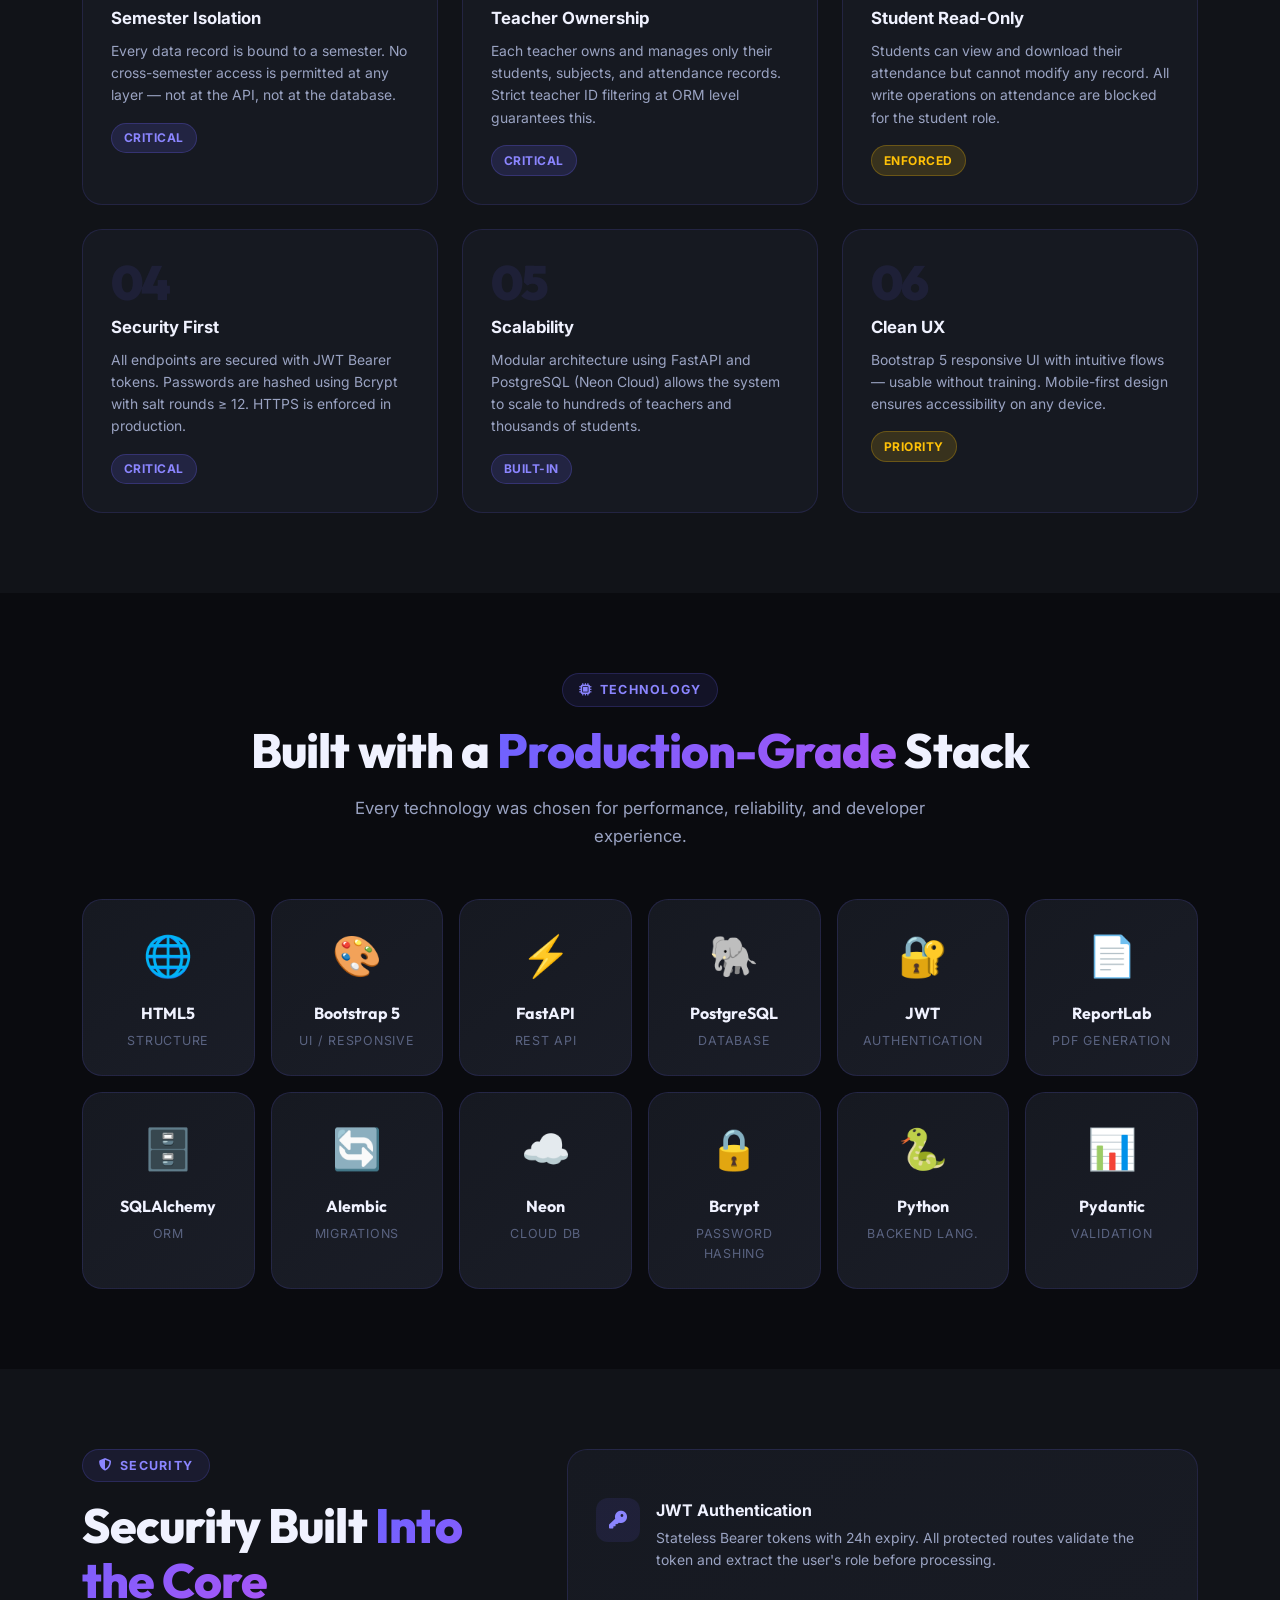
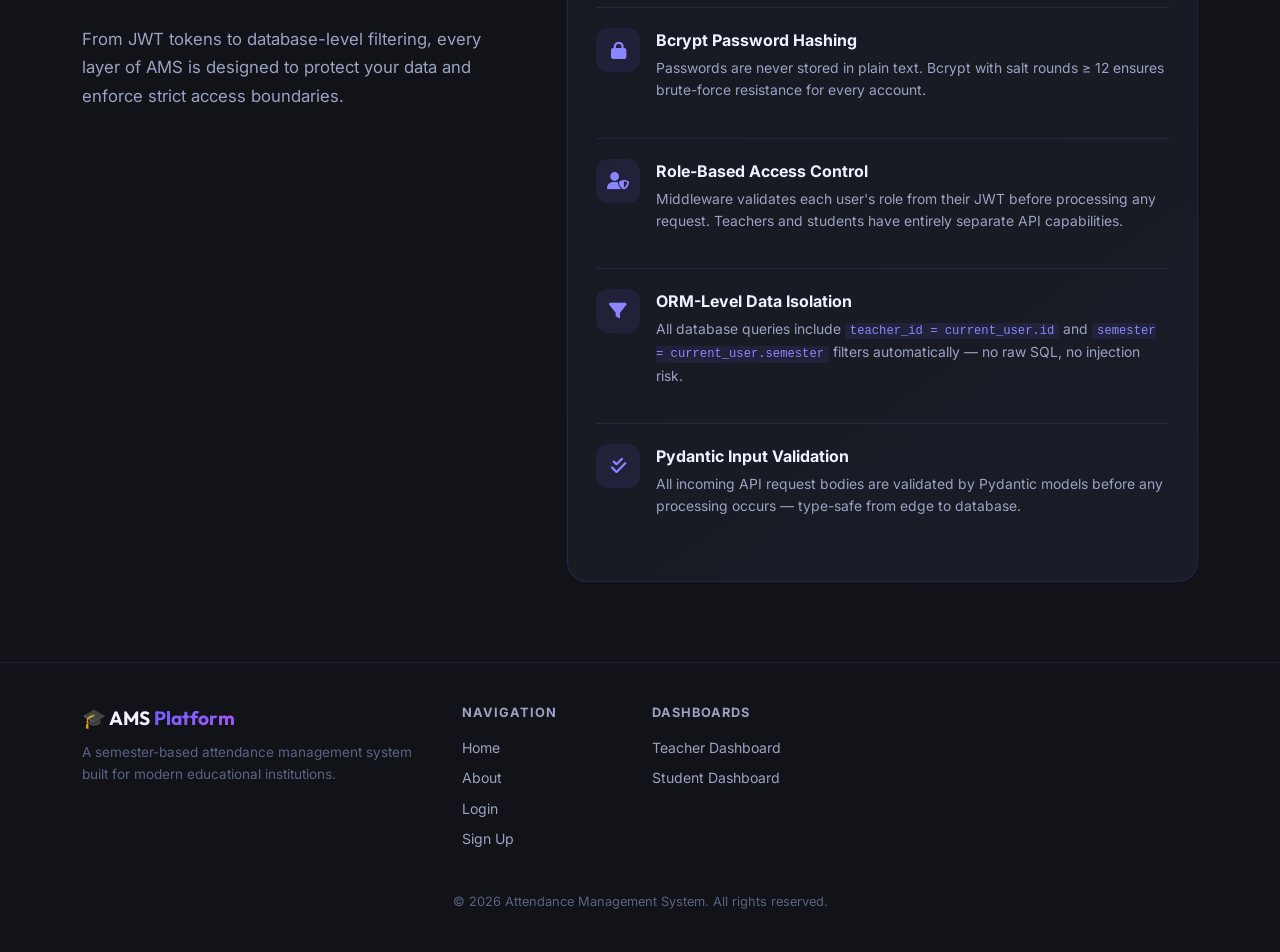
<file: Attendence Management System/frontend/about.html>
<!DOCTYPE html>
<html lang="en">
<head>
  <meta charset="UTF-8" />
  <meta name="viewport" content="width=device-width, initial-scale=1.0" />
  <meta name="description" content="About the Attendance Management System — learn about our mission, features, technology stack, and design principles." />
  <title>About — AMS Attendance Management System</title>
  <link rel="stylesheet" href="https://cdn.jsdelivr.net/npm/bootstrap@5.3.0/dist/css/bootstrap.min.css" />
  <link rel="stylesheet" href="https://cdnjs.cloudflare.com/ajax/libs/font-awesome/6.4.0/css/all.min.css" />
  <link rel="stylesheet" href="css/style.css" />
  <style>
    .page-hero {
      padding: 9rem 0 5rem;
      background: var(--gradient-hero);
      position: relative;
      overflow: hidden;
    }
    .page-hero::before {
      content: '';
      position: absolute;
      inset: 0;
      background-image:
        linear-gradient(rgba(108,99,255,0.04) 1px, transparent 1px),
        linear-gradient(90deg, rgba(108,99,255,0.04) 1px, transparent 1px);
      background-size: 60px 60px;
    }
    .page-hero-orb {
      position: absolute;
      border-radius: 50%;
      filter: blur(80px);
      opacity: 0.15;
    }
    .orb-hero-1 { width:400px;height:400px;background:var(--primary);top:-100px;right:-100px; }
    .orb-hero-2 { width:300px;height:300px;background:var(--secondary);bottom:-80px;left:-80px; }

    .page-hero-title {
      font-family: var(--font-display);
      font-size: clamp(2.2rem, 5vw, 3.5rem);
      font-weight: 900;
      letter-spacing: -0.03em;
      color: var(--text-primary);
      line-height: 1.1;
    }

    .page-hero-subtitle {
      font-size: 1.1rem;
      color: var(--text-secondary);
      line-height: 1.7;
      max-width: 620px;
    }

    /* Mission */
    .mission-section { padding: 5rem 0; }

    .mission-card {
      background: var(--gradient-card);
      border: 1px solid var(--border-color);
      border-radius: var(--border-radius-lg);
      padding: 3rem;
      position: relative;
      overflow: hidden;
    }

    .mission-card::before {
      content: '';
      position: absolute;
      top: 0; left: 0; right: 0;
      height: 3px;
      background: var(--gradient-primary);
    }

    .mission-quote {
      font-family: var(--font-display);
      font-size: clamp(1.4rem, 3vw, 2rem);
      font-weight: 700;
      color: var(--text-primary);
      line-height: 1.4;
      letter-spacing: -0.01em;
    }

    .mission-divider { width: 60px; height: 3px; background: var(--gradient-primary); border-radius: 100px; margin: 1.5rem 0; }

    .mission-desc {
      font-size: 1rem;
      color: var(--text-secondary);
      line-height: 1.75;
    }

    /* Design Principles */
    .principles-section { padding: 5rem 0; background: var(--bg-secondary); }

    .principle-card {
      background: var(--bg-card);
      border: 1px solid var(--border-color);
      border-radius: var(--border-radius-lg);
      padding: 1.75rem;
      height: 100%;
      transition: var(--transition);
      position: relative;
      overflow: hidden;
    }

    .principle-card:hover {
      border-color: var(--border-hover);
      transform: translateY(-4px);
      box-shadow: var(--shadow-glow);
    }

    .principle-num {
      font-family: var(--font-display);
      font-size: 3rem;
      font-weight: 900;
      color: rgba(108,99,255,0.1);
      line-height: 1;
      margin-bottom: 0.5rem;
      letter-spacing: -0.05em;
    }

    .principle-title {
      font-weight: 700;
      font-size: 1.05rem;
      color: var(--text-primary);
      margin-bottom: 0.5rem;
    }

    .principle-desc {
      font-size: 0.87rem;
      color: var(--text-secondary);
      line-height: 1.6;
    }

    .principle-badge-bottom {
      margin-top: 1rem;
    }

    /* Tech Stack */
    .tech-section { padding: 5rem 0; }

    .tech-card {
      background: var(--gradient-card);
      border: 1px solid var(--border-color);
      border-radius: var(--border-radius-lg);
      padding: 1.5rem;
      text-align: center;
      transition: var(--transition);
      height: 100%;
    }

    .tech-card:hover {
      border-color: var(--border-hover);
      transform: translateY(-4px);
      box-shadow: var(--shadow-glow);
    }

    .tech-icon {
      font-size: 2.5rem;
      margin-bottom: 0.8rem;
    }

    .tech-name {
      font-family: var(--font-display);
      font-size: 1rem;
      font-weight: 700;
      color: var(--text-primary);
      margin-bottom: 0.3rem;
    }

    .tech-role {
      font-size: 0.78rem;
      color: var(--text-muted);
      text-transform: uppercase;
      letter-spacing: 0.06em;
    }

    /* Security */
    .security-section { padding: 5rem 0; background: var(--bg-secondary); }

    .security-item {
      display: flex;
      align-items: flex-start;
      gap: 1rem;
      padding: 1.25rem 0;
      border-bottom: 1px solid var(--border-color);
    }

    .security-item:last-child { border-bottom: none; }

    .security-icon {
      width: 44px; height: 44px;
      border-radius: 12px;
      display: flex; align-items: center; justify-content: center;
      font-size: 1.1rem;
      flex-shrink: 0;
      background: rgba(108,99,255,0.1);
      color: var(--primary-light);
    }

    .security-title {
      font-weight: 700;
      color: var(--text-primary);
      margin-bottom: 0.2rem;
    }

    .security-desc {
      font-size: 0.87rem;
      color: var(--text-secondary);
      line-height: 1.6;
    }
  </style>
</head>
<body>

  <!-- ==================== NAVBAR ==================== -->
  <nav class="ams-navbar navbar navbar-expand-lg" id="aboutNavbar">
    <div class="container">
      <a class="navbar-brand" href="index.html" id="about-nav-brand">
        <span class="brand-icon">🎓</span>
        AMS<span class="brand-accent">.</span>
      </a>
      <button class="navbar-toggler" type="button" data-bs-toggle="collapse" data-bs-target="#navbarAbout">
        <span class="navbar-toggler-icon"></span>
      </button>
      <div class="collapse navbar-collapse" id="navbarAbout">
        <ul class="navbar-nav ms-auto align-items-center gap-1">
          <li class="nav-item"><a class="nav-link" href="index.html" id="about-nav-home">Home</a></li>
          <li class="nav-item"><a class="nav-link active" href="about.html" id="about-nav-about">About</a></li>
          <li class="nav-item ms-2">
            <a class="btn-secondary-ams" href="login.html" id="about-nav-login"><i class="fa-solid fa-right-to-bracket"></i> Login</a>
          </li>
          <li class="nav-item">
            <a class="btn-primary-ams" href="signup.html" id="about-nav-signup"><i class="fa-solid fa-user-plus"></i> Sign Up</a>
          </li>
        </ul>
      </div>
    </div>
  </nav>

  <!-- ==================== PAGE HERO ==================== -->
  <section class="page-hero" id="about-hero">
    <div class="page-hero-orb orb-hero-1"></div>
    <div class="page-hero-orb orb-hero-2"></div>
    <div class="container position-relative text-center animate-fade-up">
      <div class="section-tag mb-3 d-inline-flex"><i class="fa-solid fa-circle-info"></i> About AMS</div>
      <h1 class="page-hero-title mb-3">
        Built to <span class="text-gradient">Digitize</span> Attendance <br />
        for the Modern Classroom
      </h1>
      <p class="page-hero-subtitle mx-auto">
        The Attendance Management System (AMS) replaces physical registers with a secure, 
        structured, and scalable digital solution — designed with strict data integrity and role-based control at its core.
      </p>
    </div>
  </section>

  <!-- ==================== MISSION ==================== -->
  <section class="mission-section" id="mission">
    <div class="container">
      <div class="row g-5 align-items-center">
        <div class="col-lg-6 animate-fade-up">
          <div class="mission-card">
            <div class="mission-quote">
              "Every student deserves transparent access to their own data. Every teacher deserves full ownership of their classroom."
            </div>
            <div class="mission-divider"></div>
            <p class="mission-desc">
              AMS was designed with one guiding principle: <strong style="color:var(--text-primary)">data should belong to the people who generate it</strong>. 
              Teachers own their students, subjects, and attendance records. Students own their personal attendance history. 
              No cross-contamination, no unauthorized access — ever.
            </p>
          </div>
        </div>
        <div class="col-lg-6 animate-fade-up delay-2">
          <div class="section-tag"><i class="fa-solid fa-bullseye"></i> Our Mission</div>
          <h2 class="section-title mb-3">Why We Built <span class="gradient-text">AMS</span></h2>
          <p class="section-subtitle mb-4">Manual attendance registers are error-prone, time-consuming, and impossible to audit. AMS solves all of that.</p>

          <div class="d-flex flex-column gap-3">
            <div class="d-flex gap-3 align-items-start">
              <div class="stat-icon stat-icon-purple" style="width:44px;height:44px;border-radius:11px;font-size:1rem;flex-shrink:0;">
                <i class="fa-solid fa-database"></i>
              </div>
              <div>
                <div style="font-weight:700;color:var(--text-primary);margin-bottom:0.2rem;">Digitize Every Record</div>
                <p style="font-size:0.87rem;color:var(--text-secondary);line-height:1.6;margin:0;">Transform paper registers into structured, queryable database records with complete audit history.</p>
              </div>
            </div>
            <div class="d-flex gap-3 align-items-start">
              <div class="stat-icon stat-icon-green" style="width:44px;height:44px;border-radius:11px;font-size:1rem;flex-shrink:0;">
                <i class="fa-solid fa-layer-group"></i>
              </div>
              <div>
                <div style="font-weight:700;color:var(--text-primary);margin-bottom:0.2rem;">Semester-Scoped Isolation</div>
                <p style="font-size:0.87rem;color:var(--text-secondary);line-height:1.6;margin:0;">Every record is bound to a specific semester, preventing cross-semester data leakage.</p>
              </div>
            </div>
            <div class="d-flex gap-3 align-items-start">
              <div class="stat-icon stat-icon-blue" style="width:44px;height:44px;border-radius:11px;font-size:1rem;flex-shrink:0;">
                <i class="fa-solid fa-user-graduate"></i>
              </div>
              <div>
                <div style="font-weight:700;color:var(--text-primary);margin-bottom:0.2rem;">Student Transparency</div>
                <p style="font-size:0.87rem;color:var(--text-secondary);line-height:1.6;margin:0;">Students can instantly view their attendance percentage per subject and download PDF reports.</p>
              </div>
            </div>
          </div>
        </div>
      </div>
    </div>
  </section>

  <!-- ==================== DESIGN PRINCIPLES ==================== -->
  <section class="principles-section" id="principles">
    <div class="container">
      <div class="text-center mb-5 animate-fade-up">
        <div class="section-tag"><i class="fa-solid fa-compass"></i> Design Principles</div>
        <h2 class="section-title">Core <span class="gradient-text">Principles</span> Guiding AMS</h2>
      </div>
      <div class="row g-4">
        <div class="col-md-6 col-xl-4 animate-fade-up delay-1">
          <div class="principle-card">
            <div class="principle-num">01</div>
            <div class="principle-title">Semester Isolation</div>
            <p class="principle-desc">Every data record is bound to a semester. No cross-semester access is permitted at any layer — not at the API, not at the database.</p>
            <div class="principle-badge-bottom"><span class="ams-badge badge-primary">Critical</span></div>
          </div>
        </div>
        <div class="col-md-6 col-xl-4 animate-fade-up delay-2">
          <div class="principle-card">
            <div class="principle-num">02</div>
            <div class="principle-title">Teacher Ownership</div>
            <p class="principle-desc">Each teacher owns and manages only their students, subjects, and attendance records. Strict teacher ID filtering at ORM level guarantees this.</p>
            <div class="principle-badge-bottom"><span class="ams-badge badge-primary">Critical</span></div>
          </div>
        </div>
        <div class="col-md-6 col-xl-4 animate-fade-up delay-3">
          <div class="principle-card">
            <div class="principle-num">03</div>
            <div class="principle-title">Student Read-Only</div>
            <p class="principle-desc">Students can view and download their attendance but cannot modify any record. All write operations on attendance are blocked for the student role.</p>
            <div class="principle-badge-bottom"><span class="ams-badge badge-warning">Enforced</span></div>
          </div>
        </div>
        <div class="col-md-6 col-xl-4 animate-fade-up delay-1">
          <div class="principle-card">
            <div class="principle-num">04</div>
            <div class="principle-title">Security First</div>
            <p class="principle-desc">All endpoints are secured with JWT Bearer tokens. Passwords are hashed using Bcrypt with salt rounds ≥ 12. HTTPS is enforced in production.</p>
            <div class="principle-badge-bottom"><span class="ams-badge badge-primary">Critical</span></div>
          </div>
        </div>
        <div class="col-md-6 col-xl-4 animate-fade-up delay-2">
          <div class="principle-card">
            <div class="principle-num">05</div>
            <div class="principle-title">Scalability</div>
            <p class="principle-desc">Modular architecture using FastAPI and PostgreSQL (Neon Cloud) allows the system to scale to hundreds of teachers and thousands of students.</p>
            <div class="principle-badge-bottom"><span class="ams-badge badge-primary">Built-in</span></div>
          </div>
        </div>
        <div class="col-md-6 col-xl-4 animate-fade-up delay-3">
          <div class="principle-card">
            <div class="principle-num">06</div>
            <div class="principle-title">Clean UX</div>
            <p class="principle-desc">Bootstrap 5 responsive UI with intuitive flows — usable without training. Mobile-first design ensures accessibility on any device.</p>
            <div class="principle-badge-bottom"><span class="ams-badge badge-warning">Priority</span></div>
          </div>
        </div>
      </div>
    </div>
  </section>

  <!-- ==================== TECH STACK ==================== -->
  <section class="tech-section" id="tech-stack">
    <div class="container">
      <div class="text-center mb-5 animate-fade-up">
        <div class="section-tag"><i class="fa-solid fa-microchip"></i> Technology</div>
        <h2 class="section-title">Built with a <span class="gradient-text">Production-Grade</span> Stack</h2>
        <p class="section-subtitle mx-auto mt-3">Every technology was chosen for performance, reliability, and developer experience.</p>
      </div>

      <div class="row g-3">
        <div class="col-6 col-md-4 col-lg-2 animate-fade-up delay-1">
          <div class="tech-card">
            <div class="tech-icon">🌐</div>
            <div class="tech-name">HTML5</div>
            <div class="tech-role">Structure</div>
          </div>
        </div>
        <div class="col-6 col-md-4 col-lg-2 animate-fade-up delay-2">
          <div class="tech-card">
            <div class="tech-icon">🎨</div>
            <div class="tech-name">Bootstrap 5</div>
            <div class="tech-role">UI / Responsive</div>
          </div>
        </div>
        <div class="col-6 col-md-4 col-lg-2 animate-fade-up delay-3">
          <div class="tech-card">
            <div class="tech-icon">⚡</div>
            <div class="tech-name">FastAPI</div>
            <div class="tech-role">REST API</div>
          </div>
        </div>
        <div class="col-6 col-md-4 col-lg-2 animate-fade-up delay-1">
          <div class="tech-card">
            <div class="tech-icon">🐘</div>
            <div class="tech-name">PostgreSQL</div>
            <div class="tech-role">Database</div>
          </div>
        </div>
        <div class="col-6 col-md-4 col-lg-2 animate-fade-up delay-2">
          <div class="tech-card">
            <div class="tech-icon">🔐</div>
            <div class="tech-name">JWT</div>
            <div class="tech-role">Authentication</div>
          </div>
        </div>
        <div class="col-6 col-md-4 col-lg-2 animate-fade-up delay-3">
          <div class="tech-card">
            <div class="tech-icon">📄</div>
            <div class="tech-name">ReportLab</div>
            <div class="tech-role">PDF Generation</div>
          </div>
        </div>
        <div class="col-6 col-md-4 col-lg-2 animate-fade-up delay-1">
          <div class="tech-card">
            <div class="tech-icon">🗄️</div>
            <div class="tech-name">SQLAlchemy</div>
            <div class="tech-role">ORM</div>
          </div>
        </div>
        <div class="col-6 col-md-4 col-lg-2 animate-fade-up delay-2">
          <div class="tech-card">
            <div class="tech-icon">🔄</div>
            <div class="tech-name">Alembic</div>
            <div class="tech-role">Migrations</div>
          </div>
        </div>
        <div class="col-6 col-md-4 col-lg-2 animate-fade-up delay-3">
          <div class="tech-card">
            <div class="tech-icon">☁️</div>
            <div class="tech-name">Neon</div>
            <div class="tech-role">Cloud DB</div>
          </div>
        </div>
        <div class="col-6 col-md-4 col-lg-2 animate-fade-up delay-1">
          <div class="tech-card">
            <div class="tech-icon">🔒</div>
            <div class="tech-name">Bcrypt</div>
            <div class="tech-role">Password Hashing</div>
          </div>
        </div>
        <div class="col-6 col-md-4 col-lg-2 animate-fade-up delay-2">
          <div class="tech-card">
            <div class="tech-icon">🐍</div>
            <div class="tech-name">Python</div>
            <div class="tech-role">Backend Lang.</div>
          </div>
        </div>
        <div class="col-6 col-md-4 col-lg-2 animate-fade-up delay-3">
          <div class="tech-card">
            <div class="tech-icon">📊</div>
            <div class="tech-name">Pydantic</div>
            <div class="tech-role">Validation</div>
          </div>
        </div>
      </div>
    </div>
  </section>

  <!-- ==================== SECURITY ==================== -->
  <section class="security-section" id="security">
    <div class="container">
      <div class="row g-5 align-items-start">
        <div class="col-lg-5 animate-fade-up">
          <div class="section-tag"><i class="fa-solid fa-shield-halved"></i> Security</div>
          <h2 class="section-title mb-3">Security Built <span class="gradient-text">Into the Core</span></h2>
          <p class="section-subtitle">From JWT tokens to database-level filtering, every layer of AMS is designed to protect your data and enforce strict access boundaries.</p>
        </div>
        <div class="col-lg-7 animate-fade-up delay-2">
          <div class="ams-card">
            <div class="security-item">
              <div class="security-icon"><i class="fa-solid fa-key"></i></div>
              <div>
                <div class="security-title">JWT Authentication</div>
                <p class="security-desc">Stateless Bearer tokens with 24h expiry. All protected routes validate the token and extract the user's role before processing.</p>
              </div>
            </div>
            <div class="security-item">
              <div class="security-icon"><i class="fa-solid fa-lock"></i></div>
              <div>
                <div class="security-title">Bcrypt Password Hashing</div>
                <p class="security-desc">Passwords are never stored in plain text. Bcrypt with salt rounds ≥ 12 ensures brute-force resistance for every account.</p>
              </div>
            </div>
            <div class="security-item">
              <div class="security-icon"><i class="fa-solid fa-user-shield"></i></div>
              <div>
                <div class="security-title">Role-Based Access Control</div>
                <p class="security-desc">Middleware validates each user's role from their JWT before processing any request. Teachers and students have entirely separate API capabilities.</p>
              </div>
            </div>
            <div class="security-item">
              <div class="security-icon"><i class="fa-solid fa-filter"></i></div>
              <div>
                <div class="security-title">ORM-Level Data Isolation</div>
                <p class="security-desc">All database queries include <code style="color:var(--primary-light);background:rgba(108,99,255,0.1);padding:0.1em 0.4em;border-radius:4px;">teacher_id = current_user.id</code> and <code style="color:var(--primary-light);background:rgba(108,99,255,0.1);padding:0.1em 0.4em;border-radius:4px;">semester = current_user.semester</code> filters automatically — no raw SQL, no injection risk.</p>
              </div>
            </div>
            <div class="security-item">
              <div class="security-icon"><i class="fa-solid fa-check-double"></i></div>
              <div>
                <div class="security-title">Pydantic Input Validation</div>
                <p class="security-desc">All incoming API request bodies are validated by Pydantic models before any processing occurs — type-safe from edge to database.</p>
              </div>
            </div>
          </div>
        </div>
      </div>
    </div>
  </section>

  <!-- ==================== FOOTER ==================== -->
  <footer class="ams-footer">
    <div class="container">
      <div class="row g-4 mb-3">
        <div class="col-lg-4">
          <div class="footer-brand">🎓 AMS <span class="text-gradient">Platform</span></div>
          <p class="footer-text">A semester-based attendance management system built for modern educational institutions.</p>
        </div>
        <div class="col-6 col-lg-2">
          <div style="font-size:0.8rem;font-weight:700;color:var(--text-secondary);text-transform:uppercase;letter-spacing:0.08em;margin-bottom:0.8rem;">Navigation</div>
          <div class="d-flex flex-column gap-2">
            <a href="index.html" class="footer-link">Home</a>
            <a href="about.html" class="footer-link">About</a>
            <a href="login.html" class="footer-link">Login</a>
            <a href="signup.html" class="footer-link">Sign Up</a>
          </div>
        </div>
        <div class="col-6 col-lg-2">
          <div style="font-size:0.8rem;font-weight:700;color:var(--text-secondary);text-transform:uppercase;letter-spacing:0.08em;margin-bottom:0.8rem;">Dashboards</div>
          <div class="d-flex flex-column gap-2">
            <a href="teacher-dashboard.html" class="footer-link">Teacher Dashboard</a>
            <a href="student-dashboard.html" class="footer-link">Student Dashboard</a>
          </div>
        </div>
      </div>
      <hr class="footer-divider" />
      <p class="footer-copy">© 2026 Attendance Management System. All rights reserved.</p>
    </div>
  </footer>

  <script src="https://cdn.jsdelivr.net/npm/bootstrap@5.3.0/dist/js/bootstrap.bundle.min.js"></script>
  <script>
    const navbar = document.getElementById('aboutNavbar');
    window.addEventListener('scroll', () => {
      navbar.classList.toggle('scrolled', window.scrollY > 50);
    });
  </script>
</body>
</html>
</file>
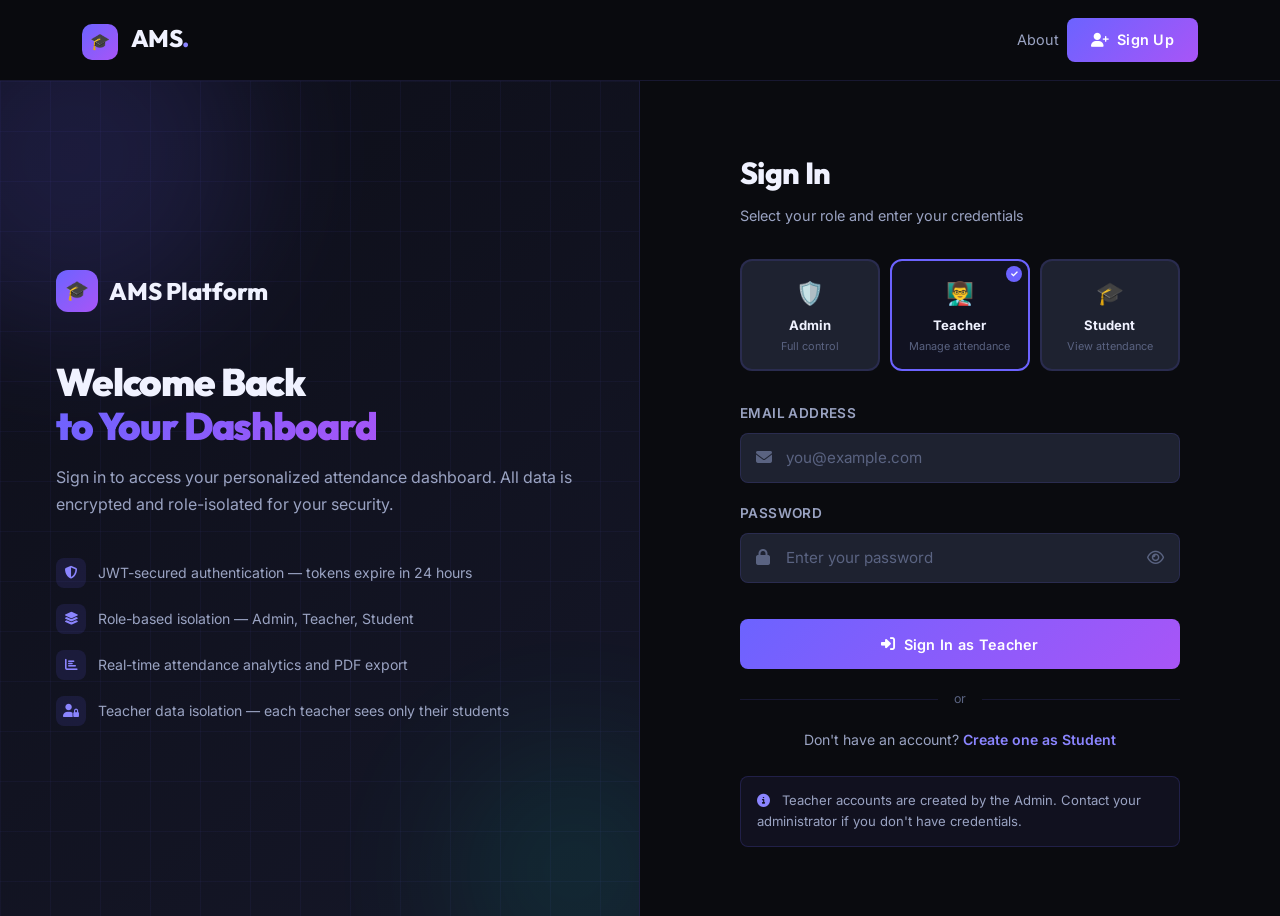
<file: Attendence Management System/frontend/login.html>
<!DOCTYPE html>
<html lang="en">
<head>
  <meta charset="UTF-8" />
  <meta name="viewport" content="width=device-width, initial-scale=1.0" />
  <meta name="description" content="Login to the Attendance Management System as Admin, Teacher, or Student." />
  <title>Login — AMS Attendance Management System</title>
  <link rel="stylesheet" href="https://cdn.jsdelivr.net/npm/bootstrap@5.3.0/dist/css/bootstrap.min.css" />
  <link rel="stylesheet" href="https://cdnjs.cloudflare.com/ajax/libs/font-awesome/6.4.0/css/all.min.css" />
  <link rel="stylesheet" href="css/style.css" />
  <style>
    body { min-height: 100vh; display: flex; flex-direction: column; }

    .auth-page {
      flex: 1;
      display: grid;
      grid-template-columns: 1fr 1fr;
      min-height: calc(100vh - 65px);
    }

    /* ---- LEFT PANEL ---- */
    .auth-panel-left {
      background: linear-gradient(145deg, #0d0e18 0%, #151728 100%);
      border-right: 1px solid var(--border-color);
      padding: 4rem 3.5rem;
      display: flex;
      flex-direction: column;
      justify-content: center;
      position: relative;
      overflow: hidden;
    }

    .auth-panel-left::before {
      content: '';
      position: absolute;
      inset: 0;
      background-image:
        linear-gradient(rgba(108,99,255,0.05) 1px, transparent 1px),
        linear-gradient(90deg, rgba(108,99,255,0.05) 1px, transparent 1px);
      background-size: 50px 50px;
    }

    .auth-orb {
      position: absolute;
      border-radius: 50%;
      filter: blur(70px);
      pointer-events: none;
    }

    .auth-orb-1 { width:350px;height:350px;background:var(--primary);opacity:0.15;top:-100px;left:-100px; }
    .auth-orb-2 { width:250px;height:250px;background:var(--secondary);opacity:0.1;bottom:-80px;right:-60px; }

    .left-panel-content { position: relative; z-index: 1; }

    .left-logo {
      font-family: var(--font-display);
      font-size: 1.5rem;
      font-weight: 800;
      color: var(--text-primary);
      display: flex;
      align-items: center;
      gap: 0.7rem;
      margin-bottom: 3rem;
      text-decoration: none;
    }

    .left-logo-icon {
      width: 42px; height: 42px;
      background: var(--gradient-primary);
      border-radius: 12px;
      display: flex; align-items: center; justify-content: center;
      font-size: 1.2rem;
    }

    .left-panel-title {
      font-family: var(--font-display);
      font-size: clamp(1.8rem, 3vw, 2.6rem);
      font-weight: 900;
      color: var(--text-primary);
      line-height: 1.15;
      letter-spacing: -0.03em;
      margin-bottom: 1rem;
    }

    .left-panel-desc {
      font-size: 1rem;
      color: var(--text-secondary);
      line-height: 1.7;
      margin-bottom: 2.5rem;
    }

    .left-feature-list {
      list-style: none;
      padding: 0;
      margin: 0;
      display: flex;
      flex-direction: column;
      gap: 1rem;
    }

    .left-feature-list li {
      display: flex;
      align-items: center;
      gap: 0.75rem;
      font-size: 0.88rem;
      color: var(--text-secondary);
    }

    .left-feature-list li .feat-icon {
      width: 30px; height: 30px;
      border-radius: 8px;
      background: rgba(108,99,255,0.12);
      color: var(--primary-light);
      display: flex; align-items: center; justify-content: center;
      font-size: 0.8rem;
      flex-shrink: 0;
    }

    /* ---- RIGHT PANEL ---- */
    .auth-panel-right {
      background: var(--bg-primary);
      display: flex;
      align-items: center;
      justify-content: center;
      padding: 3rem 2rem;
    }

    .auth-form-container {
      width: 100%;
      max-width: 440px;
    }

    .auth-form-title {
      font-family: var(--font-display);
      font-size: 1.9rem;
      font-weight: 800;
      color: var(--text-primary);
      margin-bottom: 0.4rem;
      letter-spacing: -0.02em;
    }

    .auth-form-subtitle {
      font-size: 0.9rem;
      color: var(--text-secondary);
      margin-bottom: 2rem;
    }

    /* Role Tabs — 3 columns now */
    .role-selector {
      display: grid;
      grid-template-columns: 1fr 1fr 1fr;
      gap: 0.6rem;
      margin-bottom: 2rem;
    }

    .role-option {
      border: 2px solid var(--border-color);
      border-radius: var(--border-radius);
      padding: 0.85rem 0.5rem;
      cursor: pointer;
      transition: var(--transition);
      text-align: center;
      background: var(--bg-input);
      position: relative;
      overflow: hidden;
    }

    .role-option:hover { border-color: var(--border-hover); }

    .role-option.selected {
      border-color: var(--primary);
      background: rgba(108, 99, 255, 0.08);
    }

    .role-option.selected-admin {
      border-color: #f59e0b;
      background: rgba(245, 158, 11, 0.08);
    }

    .role-option.selected::after,
    .role-option.selected-admin::after {
      content: '✓';
      position: absolute;
      top: 0.3rem; right: 0.4rem;
      width: 16px; height: 16px;
      background: var(--primary);
      color: #fff;
      border-radius: 50%;
      font-size: 0.6rem;
      display: flex; align-items: center; justify-content: center;
      font-weight: 700;
    }

    .role-option.selected-admin::after {
      background: #f59e0b;
    }

    .role-option-icon { font-size: 1.4rem; margin-bottom: 0.3rem; }

    .role-option-name {
      font-weight: 700;
      font-size: 0.82rem;
      color: var(--text-primary);
      margin-bottom: 0.1rem;
    }

    .role-option-desc {
      font-size: 0.68rem;
      color: var(--text-muted);
    }

    /* password toggle */
    .pass-toggle {
      position: absolute;
      right: 1rem;
      top: 50%;
      transform: translateY(-50%);
      color: var(--text-muted);
      cursor: pointer;
      background: none;
      border: none;
      padding: 0;
      font-size: 0.95rem;
      transition: var(--transition-fast);
    }

    .pass-toggle:hover { color: var(--primary-light); }

    /* Divider */
    .auth-or-divider {
      display: flex;
      align-items: center;
      gap: 1rem;
      margin: 1.25rem 0;
      font-size: 0.78rem;
      color: var(--text-muted);
    }

    .auth-or-divider::before,
    .auth-or-divider::after {
      content: '';
      flex: 1;
      height: 1px;
      background: var(--border-color);
    }

    /* Error message */
    .ams-error-msg {
      background: rgba(255, 77, 109, 0.1);
      border: 1px solid rgba(255, 77, 109, 0.25);
      border-radius: var(--border-radius-sm);
      color: var(--danger);
      padding: 0.75rem 1rem;
      font-size: 0.85rem;
      margin-bottom: 1rem;
      display: none;
      align-items: center;
      gap: 0.5rem;
    }

    /* ---- RESPONSIVE ---- */
    @media (max-width: 991.98px) {
      .auth-page {
        grid-template-columns: 1fr;
      }
      .auth-panel-left { display: none; }
      .auth-panel-right { padding: 2rem 1rem; min-height: calc(100vh - 65px); }
    }
  </style>
</head>
<body>

  <!-- ==================== NAVBAR ==================== -->
  <nav class="ams-navbar navbar navbar-expand-lg" id="loginNavbar">
    <div class="container">
      <a class="navbar-brand" href="index.html" id="login-nav-brand">
        <span class="brand-icon">🎓</span>
        AMS<span class="brand-accent">.</span>
      </a>
      <div class="ms-auto d-flex align-items-center gap-2">
        <a href="about.html" class="nav-link" style="color:var(--text-secondary);font-size:0.9rem;" id="login-nav-about">About</a>
        <a href="signup.html" class="btn-primary-ams" id="login-nav-signup">
          <i class="fa-solid fa-user-plus"></i> Sign Up
        </a>
      </div>
    </div>
  </nav>

  <!-- ==================== AUTH PAGE ==================== -->
  <div class="auth-page">

    <!-- LEFT PANEL -->
    <div class="auth-panel-left">
      <div class="auth-orb auth-orb-1"></div>
      <div class="auth-orb auth-orb-2"></div>
      <div class="left-panel-content">
        <a href="index.html" class="left-logo">
          <div class="left-logo-icon">🎓</div>
          AMS Platform
        </a>
        <h2 class="left-panel-title">Welcome Back<br /><span class="text-gradient">to Your Dashboard</span></h2>
        <p class="left-panel-desc">Sign in to access your personalized attendance dashboard. All data is encrypted and role-isolated for your security.</p>

        <ul class="left-feature-list">
          <li>
            <div class="feat-icon"><i class="fa-solid fa-shield-halved"></i></div>
            <span>JWT-secured authentication — tokens expire in 24 hours</span>
          </li>
          <li>
            <div class="feat-icon"><i class="fa-solid fa-layer-group"></i></div>
            <span>Role-based isolation — Admin, Teacher, Student</span>
          </li>
          <li>
            <div class="feat-icon"><i class="fa-solid fa-chart-bar"></i></div>
            <span>Real-time attendance analytics and PDF export</span>
          </li>
          <li>
            <div class="feat-icon"><i class="fa-solid fa-user-lock"></i></div>
            <span>Teacher data isolation — each teacher sees only their students</span>
          </li>
        </ul>
      </div>
    </div>

    <!-- RIGHT PANEL -->
    <div class="auth-panel-right">
      <div class="auth-form-container animate-fade-up">
        <div class="auth-form-title">Sign In</div>
        <p class="auth-form-subtitle">Select your role and enter your credentials</p>

        <!-- Role Selector — 3 options -->
        <div class="role-selector">
          <div class="role-option" id="role-admin-option" onclick="selectRole('admin')">
            <div class="role-option-icon">🛡️</div>
            <div class="role-option-name">Admin</div>
            <div class="role-option-desc">Full control</div>
          </div>
          <div class="role-option selected" id="role-teacher-option" onclick="selectRole('teacher')">
            <div class="role-option-icon">👨‍🏫</div>
            <div class="role-option-name">Teacher</div>
            <div class="role-option-desc">Manage attendance</div>
          </div>
          <div class="role-option" id="role-student-option" onclick="selectRole('student')">
            <div class="role-option-icon">🎓</div>
            <div class="role-option-name">Student</div>
            <div class="role-option-desc">View attendance</div>
          </div>
        </div>

        <!-- Error Message -->
        <div class="ams-error-msg" id="login-error">
          <i class="fa-solid fa-circle-exclamation"></i>
          <span id="login-error-text">Invalid email or password. Please try again.</span>
        </div>

        <!-- Login Form -->
        <form id="loginForm" novalidate>
          <input type="hidden" id="selected-role" value="teacher" />

          <div class="ams-form-group">
            <label class="ams-label" for="login-email">Email Address</label>
            <div class="input-icon-wrapper">
              <span class="input-icon"><i class="fa-solid fa-envelope"></i></span>
              <input
                type="email"
                id="login-email"
                class="ams-input"
                placeholder="you@example.com"
                required
                autocomplete="email"
              />
            </div>
          </div>

          <div class="ams-form-group">
            <div class="d-flex justify-content-between align-items-center mb-2">
              <label class="ams-label mb-0" for="login-password">Password</label>
            </div>
            <div class="input-icon-wrapper" style="position:relative;">
              <span class="input-icon"><i class="fa-solid fa-lock"></i></span>
              <input
                type="password"
                id="login-password"
                class="ams-input"
                placeholder="Enter your password"
                required
                autocomplete="current-password"
                style="padding-right:3rem;"
              />
              <button type="button" class="pass-toggle" id="pass-toggle-btn" onclick="togglePassword()">
                <i class="fa-regular fa-eye" id="pass-toggle-icon"></i>
              </button>
            </div>
          </div>

          <button type="submit" class="btn-primary-ams w-100 mt-3 justify-content-center" id="login-submit-btn" style="padding:0.85rem;">
            <i class="fa-solid fa-right-to-bracket"></i>
            <span id="login-btn-text">Sign In as Teacher</span>
          </button>

          <div class="auth-or-divider">or</div>

          <div class="text-center" style="font-size:0.88rem;color:var(--text-secondary);">
            Don't have an account?
            <a href="signup.html" style="color:var(--primary-light);font-weight:600;text-decoration:none;" id="go-to-signup"> Create one as Student</a>
          </div>
        </form>

        <!-- Info notes -->
        <div id="teacher-note" style="margin-top:1.5rem;background:rgba(108,99,255,0.07);border:1px solid rgba(108,99,255,0.18);border-radius:var(--border-radius-sm);padding:0.85rem 1rem;font-size:0.82rem;color:var(--text-secondary);">
          <i class="fa-solid fa-circle-info" style="color:var(--primary-light);margin-right:0.5rem;"></i>
          Teacher accounts are created by the Admin. Contact your administrator if you don't have credentials.
        </div>
        <div id="admin-note" style="display:none;margin-top:1.5rem;background:rgba(245,158,11,0.07);border:1px solid rgba(245,158,11,0.2);border-radius:var(--border-radius-sm);padding:0.85rem 1rem;font-size:0.82rem;color:var(--text-secondary);">
          <i class="fa-solid fa-shield-halved" style="color:#f59e0b;margin-right:0.5rem;"></i>
          Admin access is restricted. Only pre-authorized credentials will work.
        </div>
      </div>
    </div>
  </div>

  <script src="https://cdn.jsdelivr.net/npm/bootstrap@5.3.0/dist/js/bootstrap.bundle.min.js"></script>
  <script src="js/api.js"></script>
  <script>
    // If already logged in, redirect to dashboard
    if (isLoggedIn()) {
      const user = getUser();
      if (user.role === 'admin') window.location.href = 'admin-dashboard.html';
      else if (user.role === 'teacher') window.location.href = 'teacher-dashboard.html';
      else window.location.href = 'student-dashboard.html';
    }

    // Role selection
    let currentRole = 'teacher';

    function selectRole(role) {
      currentRole = role;
      document.getElementById('selected-role').value = role;

      // Reset all
      document.getElementById('role-admin-option').className = 'role-option';
      document.getElementById('role-teacher-option').className = 'role-option';
      document.getElementById('role-student-option').className = 'role-option';

      // Set active
      if (role === 'admin') {
        document.getElementById('role-admin-option').className = 'role-option selected-admin';
      } else {
        document.getElementById('role-' + role + '-option').classList.add('selected');
      }

      const btnText = document.getElementById('login-btn-text');
      const teacherNote = document.getElementById('teacher-note');
      const adminNote = document.getElementById('admin-note');

      teacherNote.style.display = 'none';
      adminNote.style.display = 'none';

      if (role === 'admin') {
        btnText.textContent = 'Sign In as Admin';
        adminNote.style.display = 'block';
      } else if (role === 'teacher') {
        btnText.textContent = 'Sign In as Teacher';
        teacherNote.style.display = 'block';
      } else {
        btnText.textContent = 'Sign In as Student';
      }
    }

    // Password toggle
    function togglePassword() {
      const input = document.getElementById('login-password');
      const icon = document.getElementById('pass-toggle-icon');
      if (input.type === 'password') {
        input.type = 'text';
        icon.className = 'fa-regular fa-eye-slash';
      } else {
        input.type = 'password';
        icon.className = 'fa-regular fa-eye';
      }
    }

    // Form submission — REAL API CALL
    document.getElementById('loginForm').addEventListener('submit', async function(e) {
      e.preventDefault();
      const email = document.getElementById('login-email').value.trim();
      const password = document.getElementById('login-password').value;
      const errorDiv = document.getElementById('login-error');

      // Basic validation
      if (!email || !password) {
        errorDiv.style.display = 'flex';
        document.getElementById('login-error-text').textContent = 'Please fill in all fields.';
        return;
      }

      // Show loading state
      const btn = document.getElementById('login-submit-btn');
      btn.innerHTML = '<i class="fa-solid fa-spinner fa-spin"></i> Signing In...';
      btn.disabled = true;
      errorDiv.style.display = 'none';

      try {
        const response = await fetch(API_BASE + '/api/auth/login', {
          method: 'POST',
          headers: { 'Content-Type': 'application/json' },
          body: JSON.stringify({ email, password }),
        });

        if (!response.ok) {
          const data = await response.json();
          throw new Error(data.detail || 'Invalid email or password.');
        }

        const data = await response.json();

        // Store token and user info
        setToken(data.access_token);
        setUser({
          id: data.user_id,
          name: data.name,
          email: data.email,
          role: data.role,
          semester: data.semester,
          department: data.department,
          subject: data.subject,
        });

        // Redirect based on role
        if (data.role === 'admin') {
          window.location.href = 'admin-dashboard.html';
        } else if (data.role === 'teacher') {
          window.location.href = 'teacher-dashboard.html';
        } else {
          window.location.href = 'student-dashboard.html';
        }

      } catch (err) {
        errorDiv.style.display = 'flex';
        document.getElementById('login-error-text').textContent = err.message;
        const roleLabel = currentRole === 'admin' ? 'Admin' : (currentRole === 'teacher' ? 'Teacher' : 'Student');
        btn.innerHTML = '<i class="fa-solid fa-right-to-bracket"></i> <span>Sign In as ' + roleLabel + '</span>';
        btn.disabled = false;
      }
    });

    // Navbar scroll
    const nav = document.getElementById('loginNavbar');
    window.addEventListener('scroll', () => nav.classList.toggle('scrolled', window.scrollY > 50));
  </script>
</body>
</html>
</file>
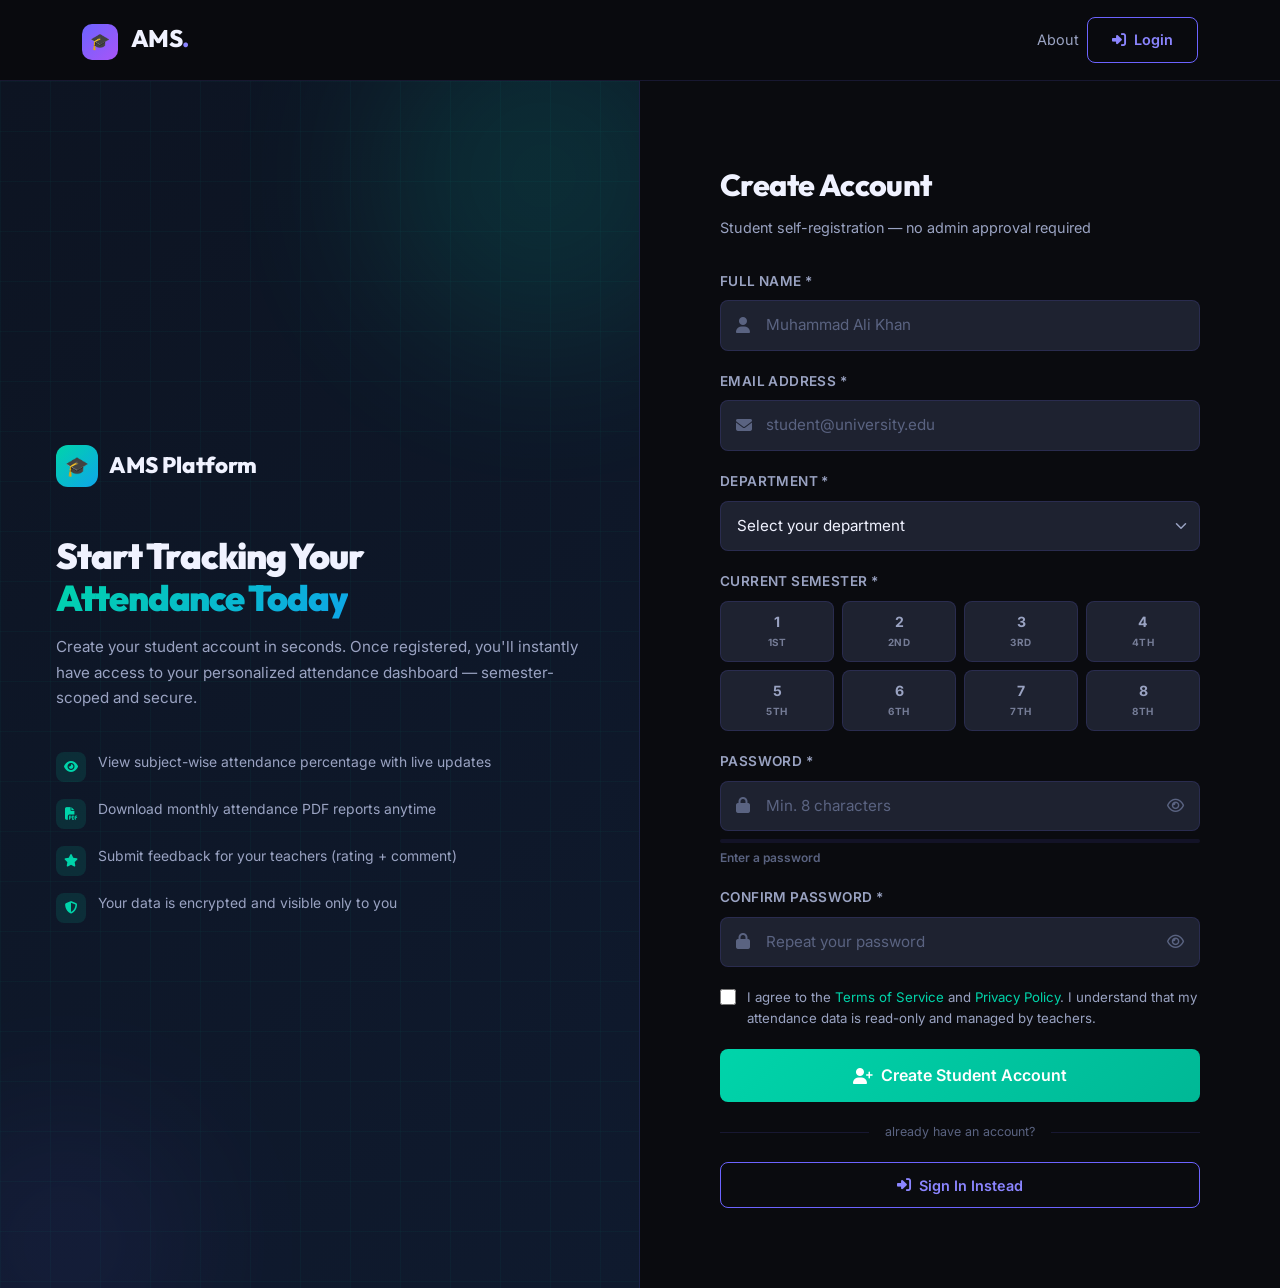
<file: Attendence Management System/frontend/signup.html>
<!DOCTYPE html>
<html lang="en">
<head>
  <meta charset="UTF-8" />
  <meta name="viewport" content="width=device-width, initial-scale=1.0" />
  <meta name="description" content="Student Sign Up — Create your account on the Attendance Management System." />
  <title>Sign Up — AMS Attendance Management System</title>
  <link rel="stylesheet" href="https://cdn.jsdelivr.net/npm/bootstrap@5.3.0/dist/css/bootstrap.min.css" />
  <link rel="stylesheet" href="https://cdnjs.cloudflare.com/ajax/libs/font-awesome/6.4.0/css/all.min.css" />
  <link rel="stylesheet" href="css/style.css" />
  <style>
    body { min-height: 100vh; display: flex; flex-direction: column; }

    .auth-page {
      flex: 1;
      display: grid;
      grid-template-columns: 1fr 1fr;
      min-height: calc(100vh - 65px);
    }

    /* Left */
    .auth-panel-left {
      background: linear-gradient(145deg, #0d1422 0%, #0f1a2e 100%);
      border-right: 1px solid var(--border-color);
      padding: 4rem 3.5rem;
      display: flex;
      flex-direction: column;
      justify-content: center;
      position: relative;
      overflow: hidden;
    }

    .auth-panel-left::before {
      content: '';
      position: absolute;
      inset: 0;
      background-image:
        linear-gradient(rgba(0,212,170,0.04) 1px, transparent 1px),
        linear-gradient(90deg, rgba(0,212,170,0.04) 1px, transparent 1px);
      background-size: 50px 50px;
    }

    .auth-orb-left {
      position: absolute;
      border-radius: 50%;
      filter: blur(80px);
      pointer-events: none;
    }

    .auth-orb-left-1 { width:350px;height:350px;background:var(--secondary);opacity:0.12;top:-80px;right:-80px; }
    .auth-orb-left-2 { width:250px;height:250px;background:var(--primary);opacity:0.08;bottom:-80px;left:-60px; }

    .left-content { position: relative; z-index: 1; }

    .left-logo {
      font-family: var(--font-display);
      font-size: 1.4rem;
      font-weight: 800;
      color: var(--text-primary);
      display: flex; align-items: center; gap: 0.7rem;
      margin-bottom: 3rem;
      text-decoration: none;
    }

    .left-logo-icon {
      width: 42px; height: 42px;
      background: var(--gradient-secondary);
      border-radius: 12px;
      display: flex; align-items: center; justify-content: center;
      font-size: 1.2rem;
    }

    .left-title {
      font-family: var(--font-display);
      font-size: clamp(1.7rem, 2.8vw, 2.4rem);
      font-weight: 900;
      color: var(--text-primary);
      line-height: 1.15;
      letter-spacing: -0.03em;
      margin-bottom: 1rem;
    }

    .left-desc {
      font-size: 0.95rem;
      color: var(--text-secondary);
      line-height: 1.7;
      margin-bottom: 2.5rem;
    }

    .perk-list {
      list-style: none;
      padding: 0; margin: 0;
      display: flex; flex-direction: column; gap: 1rem;
    }

    .perk-list li {
      display: flex; align-items: flex-start; gap: 0.75rem;
      font-size: 0.87rem; color: var(--text-secondary);
    }

    .perk-icon {
      width: 30px; height: 30px;
      border-radius: 8px;
      background: rgba(0,212,170,0.12);
      color: var(--secondary);
      display: flex; align-items: center; justify-content: center;
      font-size: 0.78rem;
      flex-shrink: 0;
      margin-top: 1px;
    }

    /* Right */
    .auth-panel-right {
      background: var(--bg-primary);
      display: flex;
      align-items: center;
      justify-content: center;
      padding: 3rem 2rem;
      overflow-y: auto;
    }

    .auth-form-container {
      width: 100%;
      max-width: 480px;
      padding: 2rem 0;
    }

    .auth-form-title {
      font-family: var(--font-display);
      font-size: 1.9rem;
      font-weight: 800;
      color: var(--text-primary);
      margin-bottom: 0.4rem;
      letter-spacing: -0.02em;
    }

    .auth-form-subtitle {
      font-size: 0.9rem;
      color: var(--text-secondary);
      margin-bottom: 2rem;
    }

    /* Password strength */
    .password-strength {
      margin-top: 0.5rem;
    }

    .strength-bar-track {
      height: 4px;
      background: rgba(108,99,255,0.1);
      border-radius: 100px;
      overflow: hidden;
    }

    #strength-bar {
      height: 100%;
      width: 0;
      border-radius: 100px;
      transition: width 0.4s ease, background 0.4s ease;
    }

    #strength-label {
      font-size: 0.75rem;
      margin-top: 0.3rem;
      font-weight: 600;
    }

    /* Semester grid */
    .semester-grid {
      display: grid;
      grid-template-columns: repeat(4, 1fr);
      gap: 0.5rem;
    }

    .semester-option {
      border: 1.5px solid var(--border-color);
      border-radius: var(--border-radius-sm);
      padding: 0.6rem 0.3rem;
      text-align: center;
      cursor: pointer;
      transition: var(--transition);
      font-weight: 700;
      font-size: 0.88rem;
      color: var(--text-secondary);
      background: var(--bg-input);
      user-select: none;
    }

    .semester-option:hover { border-color: var(--secondary); color: var(--secondary); }

    .semester-option.selected {
      border-color: var(--secondary);
      background: rgba(0, 212, 170, 0.1);
      color: var(--secondary);
    }

    .semester-label {
      font-size: 0.62rem;
      display: block;
      text-transform: uppercase;
      letter-spacing: 0.04em;
      margin-top: 0.1rem;
      opacity: 0.7;
    }

    /* Submit / pass toggle */
    .pass-toggle {
      position: absolute;
      right: 1rem; top: 50%;
      transform: translateY(-50%);
      color: var(--text-muted);
      cursor: pointer;
      background: none; border: none;
      padding: 0; font-size: 0.95rem;
      transition: var(--transition-fast);
    }

    .pass-toggle:hover { color: var(--secondary); }

    /* Terms */
    .terms-check {
      display: flex;
      align-items: flex-start;
      gap: 0.7rem;
      margin: 1.25rem 0;
    }

    .terms-check input {
      width: 16px; height: 16px;
      accent-color: var(--secondary);
      flex-shrink: 0;
      cursor: pointer;
      margin-top: 2px;
    }

    .terms-check label {
      font-size: 0.83rem;
      color: var(--text-secondary);
      cursor: pointer;
    }

    .terms-check a { color: var(--secondary); text-decoration: none; }

    .auth-or-divider {
      display: flex;
      align-items: center;
      gap: 1rem;
      margin: 1.25rem 0;
      font-size: 0.78rem;
      color: var(--text-muted);
    }
    .auth-or-divider::before, .auth-or-divider::after {
      content: ''; flex: 1; height: 1px; background: var(--border-color);
    }

    .ams-error-msg {
      background: rgba(255,77,109,0.1);
      border: 1px solid rgba(255,77,109,0.25);
      border-radius: var(--border-radius-sm);
      color: var(--danger);
      padding: 0.75rem 1rem;
      font-size: 0.85rem;
      margin-bottom: 1rem;
      display: none;
      align-items: center;
      gap: 0.5rem;
    }

    .ams-success-msg {
      background: rgba(40,224,143,0.1);
      border: 1px solid rgba(40,224,143,0.25);
      border-radius: var(--border-radius-sm);
      color: var(--success);
      padding: 0.75rem 1rem;
      font-size: 0.85rem;
      margin-bottom: 1rem;
      display: none;
      align-items: center;
      gap: 0.5rem;
    }

    @media (max-width: 991.98px) {
      .auth-page { grid-template-columns: 1fr; }
      .auth-panel-left { display: none; }
      .auth-panel-right { padding: 2rem 1rem; }
    }
  </style>
</head>
<body>

  <!-- ==================== NAVBAR ==================== -->
  <nav class="ams-navbar navbar navbar-expand-lg" id="signupNavbar">
    <div class="container">
      <a class="navbar-brand" href="index.html" id="signup-nav-brand">
        <span class="brand-icon">🎓</span>
        AMS<span class="brand-accent">.</span>
      </a>
      <div class="ms-auto d-flex align-items-center gap-2">
        <a href="about.html" class="nav-link" style="color:var(--text-secondary);font-size:0.9rem;">About</a>
        <a href="login.html" class="btn-secondary-ams" id="signup-nav-login">
          <i class="fa-solid fa-right-to-bracket"></i> Login
        </a>
      </div>
    </div>
  </nav>

  <!-- ==================== AUTH PAGE ==================== -->
  <div class="auth-page">

    <!-- LEFT PANEL -->
    <div class="auth-panel-left">
      <div class="auth-orb-left auth-orb-left-1"></div>
      <div class="auth-orb-left auth-orb-left-2"></div>
      <div class="left-content">
        <a href="index.html" class="left-logo">
          <div class="left-logo-icon">🎓</div>
          AMS Platform
        </a>
        <h2 class="left-title">
          Start Tracking Your<br />
          <span class="text-gradient-green">Attendance Today</span>
        </h2>
        <p class="left-desc">
          Create your student account in seconds. Once registered, you'll instantly have access to your personalized attendance dashboard — semester-scoped and secure.
        </p>
        <ul class="perk-list">
          <li>
            <div class="perk-icon"><i class="fa-solid fa-eye"></i></div>
            <span>View subject-wise attendance percentage with live updates</span>
          </li>
          <li>
            <div class="perk-icon"><i class="fa-solid fa-file-pdf"></i></div>
            <span>Download monthly attendance PDF reports anytime</span>
          </li>
          <li>
            <div class="perk-icon"><i class="fa-solid fa-star"></i></div>
            <span>Submit feedback for your teachers (rating + comment)</span>
          </li>
          <li>
            <div class="perk-icon"><i class="fa-solid fa-shield-halved"></i></div>
            <span>Your data is encrypted and visible only to you</span>
          </li>
        </ul>
      </div>
    </div>

    <!-- RIGHT PANEL -->
    <div class="auth-panel-right">
      <div class="auth-form-container animate-fade-up">
        <div class="auth-form-title">Create Account</div>
        <p class="auth-form-subtitle">Student self-registration — no admin approval required</p>

        <!-- Messages -->
        <div class="ams-error-msg" id="signup-error">
          <i class="fa-solid fa-circle-exclamation"></i>
          <span id="signup-error-text">Please fill all required fields.</span>
        </div>
        <div class="ams-success-msg" id="signup-success">
          <i class="fa-solid fa-circle-check"></i>
          <span>Account created successfully! Redirecting to login...</span>
        </div>

        <form id="signupForm" novalidate>

          <!-- Full Name -->
          <div class="ams-form-group">
            <label class="ams-label" for="signup-name">Full Name *</label>
            <div class="input-icon-wrapper">
              <span class="input-icon"><i class="fa-solid fa-user"></i></span>
              <input type="text" id="signup-name" class="ams-input" placeholder="Muhammad Ali Khan" required minlength="3" />
            </div>
          </div>

          <!-- Email -->
          <div class="ams-form-group">
            <label class="ams-label" for="signup-email">Email Address *</label>
            <div class="input-icon-wrapper">
              <span class="input-icon"><i class="fa-solid fa-envelope"></i></span>
              <input type="email" id="signup-email" class="ams-input" placeholder="student@university.edu" required autocomplete="email" />
            </div>
          </div>

          <!-- Department -->
          <div class="ams-form-group">
            <label class="ams-label" for="signup-department">Department *</label>
            <select id="signup-department" class="ams-select" required>
              <option value="" disabled selected>Select your department</option>
              <option value="Computer Science">Computer Science</option>
              <option value="Software Engineering">Software Engineering</option>
              <option value="Information Technology">Information Technology</option>
              <option value="Business Administration">Business Administration</option>
              <option value="Electrical Engineering">Electrical Engineering</option>
              <option value="Mechanical Engineering">Mechanical Engineering</option>
              <option value="Civil Engineering">Civil Engineering</option>
              <option value="Mathematics">Mathematics</option>
              <option value="Physics">Physics</option>
              <option value="Other">Other</option>
            </select>
          </div>

          <!-- Semester -->
          <div class="ams-form-group">
            <label class="ams-label">Current Semester *</label>
            <div class="semester-grid" id="semester-grid">
              <div class="semester-option" onclick="selectSemester(1)" id="sem-1">1<span class="semester-label">1st</span></div>
              <div class="semester-option" onclick="selectSemester(2)" id="sem-2">2<span class="semester-label">2nd</span></div>
              <div class="semester-option" onclick="selectSemester(3)" id="sem-3">3<span class="semester-label">3rd</span></div>
              <div class="semester-option" onclick="selectSemester(4)" id="sem-4">4<span class="semester-label">4th</span></div>
              <div class="semester-option" onclick="selectSemester(5)" id="sem-5">5<span class="semester-label">5th</span></div>
              <div class="semester-option" onclick="selectSemester(6)" id="sem-6">6<span class="semester-label">6th</span></div>
              <div class="semester-option" onclick="selectSemester(7)" id="sem-7">7<span class="semester-label">7th</span></div>
              <div class="semester-option" onclick="selectSemester(8)" id="sem-8">8<span class="semester-label">8th</span></div>
            </div>
            <input type="hidden" id="signup-semester" value="" required />
          </div>

          <!-- Password -->
          <div class="ams-form-group">
            <label class="ams-label" for="signup-password">Password *</label>
            <div class="input-icon-wrapper" style="position:relative;">
              <span class="input-icon"><i class="fa-solid fa-lock"></i></span>
              <input type="password" id="signup-password" class="ams-input" placeholder="Min. 8 characters" required minlength="8" style="padding-right:3rem;" oninput="checkPasswordStrength(this.value)" />
              <button type="button" class="pass-toggle" onclick="togglePass('signup-password', 'pass-icon-1')">
                <i class="fa-regular fa-eye" id="pass-icon-1"></i>
              </button>
            </div>
            <div class="password-strength">
              <div class="strength-bar-track"><div id="strength-bar"></div></div>
              <div id="strength-label" style="color:var(--text-muted);">Enter a password</div>
            </div>
          </div>

          <!-- Confirm Password -->
          <div class="ams-form-group">
            <label class="ams-label" for="signup-confirm-password">Confirm Password *</label>
            <div class="input-icon-wrapper" style="position:relative;">
              <span class="input-icon"><i class="fa-solid fa-lock"></i></span>
              <input type="password" id="signup-confirm-password" class="ams-input" placeholder="Repeat your password" required style="padding-right:3rem;" />
              <button type="button" class="pass-toggle" onclick="togglePass('signup-confirm-password', 'pass-icon-2')">
                <i class="fa-regular fa-eye" id="pass-icon-2"></i>
              </button>
            </div>
          </div>

          <!-- Terms -->
          <div class="terms-check">
            <input type="checkbox" id="terms-agree" required />
            <label for="terms-agree">
              I agree to the <a href="#">Terms of Service</a> and <a href="#">Privacy Policy</a>. I understand that my attendance data is read-only and managed by teachers.
            </label>
          </div>

          <button type="submit" class="btn-success-ams w-100 justify-content-center" id="signup-submit-btn" style="padding:0.85rem;font-size:1rem;">
            <i class="fa-solid fa-user-plus"></i>
            <span id="signup-btn-text">Create Student Account</span>
          </button>

          <div class="auth-or-divider">already have an account?</div>

          <div class="text-center">
            <a href="login.html" class="btn-secondary-ams w-100 justify-content-center" id="go-to-login">
              <i class="fa-solid fa-right-to-bracket"></i> Sign In Instead
            </a>
          </div>
        </form>
      </div>
    </div>
  </div>

  <script src="https://cdn.jsdelivr.net/npm/bootstrap@5.3.0/dist/js/bootstrap.bundle.min.js"></script>
  <script src="js/api.js"></script>
  <script>
    // If already logged in, redirect
    if (isLoggedIn()) {
      const user = getUser();
      if (user.role === 'admin') window.location.href = 'admin-dashboard.html';
      else if (user.role === 'teacher') window.location.href = 'teacher-dashboard.html';
      else window.location.href = 'student-dashboard.html';
    }

    // Semester selection
    let selectedSemester = null;

    function selectSemester(num) {
      selectedSemester = num;
      document.getElementById('signup-semester').value = num;
      for (let i = 1; i <= 8; i++) {
        document.getElementById('sem-' + i).classList.toggle('selected', i === num);
      }
    }

    // Password toggle
    function togglePass(inputId, iconId) {
      const input = document.getElementById(inputId);
      const icon = document.getElementById(iconId);
      if (input.type === 'password') {
        input.type = 'text';
        icon.className = 'fa-regular fa-eye-slash';
      } else {
        input.type = 'password';
        icon.className = 'fa-regular fa-eye';
      }
    }

    // Password strength
    function checkPasswordStrength(password) {
      const bar = document.getElementById('strength-bar');
      const label = document.getElementById('strength-label');

      let score = 0;
      if (password.length >= 8) score++;
      if (/[A-Z]/.test(password)) score++;
      if (/[0-9]/.test(password)) score++;
      if (/[^A-Za-z0-9]/.test(password)) score++;

      const levels = [
        { w: '0%',   bg: 'transparent', text: 'Enter a password', color: 'var(--text-muted)' },
        { w: '25%',  bg: '#ff4d6d',     text: 'Weak',             color: '#ff4d6d' },
        { w: '50%',  bg: '#ffc107',     text: 'Fair',             color: '#ffc107' },
        { w: '75%',  bg: '#00d4aa',     text: 'Good',             color: '#00d4aa' },
        { w: '100%', bg: '#28e08f',     text: 'Strong ✓',         color: '#28e08f' },
      ];

      const level = password.length === 0 ? levels[0] : levels[score];
      bar.style.width = level.w;
      bar.style.background = level.bg;
      label.textContent = level.text;
      label.style.color = level.color;
    }

    // Form submit — REAL API CALL
    document.getElementById('signupForm').addEventListener('submit', async function(e) {
      e.preventDefault();

      const name = document.getElementById('signup-name').value.trim();
      const email = document.getElementById('signup-email').value.trim();
      const dept = document.getElementById('signup-department').value;
      const semester = document.getElementById('signup-semester').value;
      const password = document.getElementById('signup-password').value;
      const confirmPass = document.getElementById('signup-confirm-password').value;
      const terms = document.getElementById('terms-agree').checked;
      const errorDiv = document.getElementById('signup-error');
      const errorText = document.getElementById('signup-error-text');

      errorDiv.style.display = 'none';

      if (!name || name.length < 3) {
        errorDiv.style.display = 'flex'; errorText.textContent = 'Full name must be at least 3 characters.'; return;
      }
      if (!email || !/^[^\s@]+@[^\s@]+\.[^\s@]+$/.test(email)) {
        errorDiv.style.display = 'flex'; errorText.textContent = 'Please enter a valid email address.'; return;
      }
      if (!dept) {
        errorDiv.style.display = 'flex'; errorText.textContent = 'Please select your department.'; return;
      }
      if (!semester) {
        errorDiv.style.display = 'flex'; errorText.textContent = 'Please select your current semester.'; return;
      }
      if (password.length < 8) {
        errorDiv.style.display = 'flex'; errorText.textContent = 'Password must be at least 8 characters.'; return;
      }
      if (password !== confirmPass) {
        errorDiv.style.display = 'flex'; errorText.textContent = 'Passwords do not match.'; return;
      }
      if (!terms) {
        errorDiv.style.display = 'flex'; errorText.textContent = 'Please accept the Terms of Service to continue.'; return;
      }

      // Loading state
      const btn = document.getElementById('signup-submit-btn');
      btn.innerHTML = '<i class="fa-solid fa-spinner fa-spin"></i> Creating Account...';
      btn.disabled = true;

      try {
        const response = await fetch(API_BASE + '/api/auth/signup', {
          method: 'POST',
          headers: { 'Content-Type': 'application/json' },
          body: JSON.stringify({
            name,
            email,
            password,
            semester: parseInt(semester),
            department: dept,
          }),
        });

        if (!response.ok) {
          const data = await response.json();
          throw new Error(data.detail || 'Signup failed. Please try again.');
        }

        const data = await response.json();

        // Store token and user info
        setToken(data.access_token);
        setUser({
          id: data.user_id,
          name: data.name,
          email: data.email,
          role: data.role,
          semester: data.semester,
          department: data.department,
          subject: data.subject,
        });

        // Show success
        document.getElementById('signup-success').style.display = 'flex';
        btn.innerHTML = '<i class="fa-solid fa-circle-check"></i> Account Created!';

        // Redirect to student dashboard
        setTimeout(() => { window.location.href = 'student-dashboard.html'; }, 1500);

      } catch (err) {
        errorDiv.style.display = 'flex';
        errorText.textContent = err.message;
        btn.innerHTML = '<i class="fa-solid fa-user-plus"></i> <span>Create Student Account</span>';
        btn.disabled = false;
      }
    });

    // Navbar scroll
    const nav = document.getElementById('signupNavbar');
    window.addEventListener('scroll', () => nav.classList.toggle('scrolled', window.scrollY > 50));
  </script>
</body>
</html>
</file>
<file: Attendence Management System/frontend/css/style.css>
/* =============================================
   ATTENDANCE MANAGEMENT SYSTEM - GLOBAL STYLES
   Premium Dark Theme UI
   ============================================= */

@import url('https://fonts.googleapis.com/css2?family=Inter:wght@300;400;500;600;700;800;900&family=Outfit:wght@300;400;500;600;700;800&display=swap');

/* ---- CSS VARIABLES (Design Tokens) ---- */
:root {
  /* Colors */
  --primary: #6c63ff;
  --primary-light: #8b85ff;
  --primary-dark: #5248d9;
  --secondary: #00d4aa;
  --secondary-light: #00f0c0;
  --accent: #ff6b6b;
  --warning: #ffc107;
  --success: #28e08f;
  --danger: #ff4d6d;
  --info: #38bdf8;

  /* Dark Theme */
  --bg-primary: #0a0b0f;
  --bg-secondary: #111318;
  --bg-tertiary: #1a1d27;
  --bg-card: #161921;
  --bg-card-hover: #1e2230;
  --bg-input: #1e2230;

  /* Text */
  --text-primary: #f0f2ff;
  --text-secondary: #9aa3c2;
  --text-muted: #5a6381;
  --text-accent: #6c63ff;

  /* Borders */
  --border-color: rgba(108, 99, 255, 0.15);
  --border-hover: rgba(108, 99, 255, 0.4);
  --border-radius: 12px;
  --border-radius-lg: 20px;
  --border-radius-sm: 8px;

  /* Shadows */
  --shadow-sm: 0 2px 8px rgba(0, 0, 0, 0.3);
  --shadow-md: 0 4px 20px rgba(0, 0, 0, 0.4);
  --shadow-lg: 0 8px 40px rgba(0, 0, 0, 0.5);
  --shadow-glow: 0 0 30px rgba(108, 99, 255, 0.2);
  --shadow-glow-green: 0 0 30px rgba(0, 212, 170, 0.2);

  /* Gradients */
  --gradient-primary: linear-gradient(135deg, #6c63ff 0%, #a855f7 100%);
  --gradient-secondary: linear-gradient(135deg, #00d4aa 0%, #0ea5e9 100%);
  --gradient-dark: linear-gradient(135deg, #111318 0%, #1a1d27 100%);
  --gradient-card: linear-gradient(145deg, #161921 0%, #1a1d27 100%);
  --gradient-hero: linear-gradient(135deg, #0a0b0f 0%, #111827 50%, #0d1117 100%);

  /* Transitions */
  --transition: all 0.3s cubic-bezier(0.4, 0, 0.2, 1);
  --transition-fast: all 0.15s ease;
  --transition-slow: all 0.5s ease;

  /* Typography */
  --font-primary: 'Inter', sans-serif;
  --font-display: 'Outfit', sans-serif;
}

/* ---- RESET & BASE ---- */
*, *::before, *::after {
  box-sizing: border-box;
  margin: 0;
  padding: 0;
}

html {
  scroll-behavior: smooth;
  font-size: 16px;
}

body {
  font-family: var(--font-primary);
  background-color: var(--bg-primary);
  color: var(--text-primary);
  line-height: 1.6;
  overflow-x: hidden;
}

/* ---- SCROLLBAR ---- */
::-webkit-scrollbar { width: 6px; }
::-webkit-scrollbar-track { background: var(--bg-secondary); }
::-webkit-scrollbar-thumb { background: var(--primary); border-radius: 100px; }
::-webkit-scrollbar-thumb:hover { background: var(--primary-light); }

/* =============================================
   NAVBAR
   ============================================= */
.ams-navbar {
  background: rgba(10, 11, 15, 0.85);
  backdrop-filter: blur(20px);
  -webkit-backdrop-filter: blur(20px);
  border-bottom: 1px solid var(--border-color);
  padding: 0.9rem 0;
  position: sticky;
  top: 0;
  z-index: 1000;
  transition: var(--transition);
}

.ams-navbar.scrolled {
  background: rgba(10, 11, 15, 0.97);
  box-shadow: var(--shadow-md);
}

.navbar-brand {
  font-family: var(--font-display);
  font-weight: 800;
  font-size: 1.5rem;
  color: var(--text-primary) !important;
  letter-spacing: -0.5px;
  text-decoration: none;
}

.navbar-brand .brand-icon {
  display: inline-flex;
  align-items: center;
  justify-content: center;
  width: 36px;
  height: 36px;
  background: var(--gradient-primary);
  border-radius: 10px;
  margin-right: 10px;
  font-size: 1rem;
}

.navbar-brand .brand-accent { color: var(--primary-light); }

.navbar-nav .nav-link {
  color: var(--text-secondary) !important;
  font-weight: 500;
  font-size: 0.93rem;
  padding: 0.4rem 0.9rem !important;
  border-radius: var(--border-radius-sm);
  transition: var(--transition);
  letter-spacing: 0.01em;
}

.navbar-nav .nav-link:hover,
.navbar-nav .nav-link.active {
  color: var(--text-primary) !important;
  background: rgba(108, 99, 255, 0.1);
}

.navbar-toggler {
  border: 1px solid var(--border-color);
  padding: 0.4rem 0.7rem;
}

.navbar-toggler-icon {
  background-image: url("data:image/svg+xml,%3csvg xmlns='http://www.w3.org/2000/svg' viewBox='0 0 30 30'%3e%3cpath stroke='%239aa3c2' stroke-linecap='round' stroke-miterlimit='10' stroke-width='2' d='M4 7h22M4 15h22M4 23h22'/%3e%3c/svg%3e");
}

/* =============================================
   BUTTONS
   ============================================= */
.btn-primary-ams {
  background: var(--gradient-primary);
  color: #fff;
  border: none;
  border-radius: var(--border-radius-sm);
  padding: 0.65rem 1.5rem;
  font-weight: 600;
  font-size: 0.9rem;
  font-family: var(--font-primary);
  letter-spacing: 0.02em;
  cursor: pointer;
  transition: var(--transition);
  position: relative;
  overflow: hidden;
  display: inline-flex;
  align-items: center;
  gap: 0.5rem;
  text-decoration: none;
}

.btn-primary-ams::after {
  content: '';
  position: absolute;
  inset: 0;
  background: rgba(255,255,255,0);
  transition: var(--transition);
}

.btn-primary-ams:hover {
  transform: translateY(-2px);
  box-shadow: 0 8px 25px rgba(108, 99, 255, 0.4);
  color: #fff;
}

.btn-primary-ams:active { transform: translateY(0); }

.btn-secondary-ams {
  background: transparent;
  color: var(--primary-light);
  border: 1.5px solid var(--primary);
  border-radius: var(--border-radius-sm);
  padding: 0.65rem 1.5rem;
  font-weight: 600;
  font-size: 0.9rem;
  font-family: var(--font-primary);
  cursor: pointer;
  transition: var(--transition);
  display: inline-flex;
  align-items: center;
  gap: 0.5rem;
  text-decoration: none;
}

.btn-secondary-ams:hover {
  background: rgba(108, 99, 255, 0.12);
  border-color: var(--primary-light);
  transform: translateY(-2px);
  color: var(--primary-light);
  box-shadow: 0 4px 20px rgba(108, 99, 255, 0.2);
}

.btn-success-ams {
  background: linear-gradient(135deg, #00d4aa 0%, #00b896 100%);
  color: #fff;
  border: none;
  border-radius: var(--border-radius-sm);
  padding: 0.65rem 1.5rem;
  font-weight: 600;
  font-size: 0.9rem;
  cursor: pointer;
  transition: var(--transition);
  display: inline-flex;
  align-items: center;
  gap: 0.5rem;
  text-decoration: none;
}

.btn-success-ams:hover {
  transform: translateY(-2px);
  box-shadow: 0 8px 25px rgba(0, 212, 170, 0.35);
  color: #fff;
}

.btn-danger-ams {
  background: linear-gradient(135deg, #ff4d6d 0%, #c9184a 100%);
  color: #fff;
  border: none;
  border-radius: var(--border-radius-sm);
  padding: 0.5rem 1.1rem;
  font-weight: 600;
  font-size: 0.85rem;
  cursor: pointer;
  transition: var(--transition);
  display: inline-flex;
  align-items: center;
  gap: 0.4rem;
  text-decoration: none;
}

.btn-danger-ams:hover {
  transform: translateY(-1px);
  box-shadow: 0 6px 20px rgba(255, 77, 109, 0.35);
  color: #fff;
}

.btn-lg-ams {
  padding: 0.85rem 2.2rem;
  font-size: 1rem;
  border-radius: var(--border-radius);
}

/* =============================================
   CARDS
   ============================================= */
.ams-card {
  background: var(--gradient-card);
  border: 1px solid var(--border-color);
  border-radius: var(--border-radius-lg);
  padding: 1.75rem;
  transition: var(--transition);
  position: relative;
  overflow: hidden;
}

.ams-card::before {
  content: '';
  position: absolute;
  top: 0;
  left: 0;
  right: 0;
  height: 1px;
  background: linear-gradient(90deg, transparent, rgba(108, 99, 255, 0.5), transparent);
  opacity: 0;
  transition: var(--transition);
}

.ams-card:hover {
  border-color: var(--border-hover);
  box-shadow: var(--shadow-glow);
  transform: translateY(-3px);
}

.ams-card:hover::before { opacity: 1; }

/* =============================================
   FORMS
   ============================================= */
.ams-form-group {
  margin-bottom: 1.25rem;
}

.ams-label {
  display: block;
  font-size: 0.85rem;
  font-weight: 600;
  color: var(--text-secondary);
  margin-bottom: 0.5rem;
  letter-spacing: 0.03em;
  text-transform: uppercase;
}

.ams-input,
.ams-select,
.ams-textarea {
  width: 100%;
  background: var(--bg-input);
  border: 1.5px solid var(--border-color);
  border-radius: var(--border-radius-sm);
  color: var(--text-primary);
  font-family: var(--font-primary);
  font-size: 0.95rem;
  padding: 0.75rem 1rem;
  transition: var(--transition);
  outline: none;
  appearance: none;
  -webkit-appearance: none;
}

.ams-input:focus,
.ams-select:focus,
.ams-textarea:focus {
  border-color: var(--primary);
  box-shadow: 0 0 0 3px rgba(108, 99, 255, 0.15);
  background: #1c1f2e;
}

.ams-input::placeholder,
.ams-textarea::placeholder {
  color: var(--text-muted);
}

.ams-select {
  background-image: url("data:image/svg+xml,%3Csvg xmlns='http://www.w3.org/2000/svg' viewBox='0 0 16 16'%3E%3Cpath fill='none' stroke='%239aa3c2' stroke-linecap='round' stroke-linejoin='round' stroke-width='2' d='m2 5 6 6 6-6'/%3E%3C/svg%3E");
  background-repeat: no-repeat;
  background-position: right 0.75rem center;
  background-size: 12px;
  padding-right: 2.5rem;
  cursor: pointer;
}

.ams-select option {
  background: var(--bg-tertiary);
  color: var(--text-primary);
}

.ams-textarea {
  resize: vertical;
  min-height: 110px;
}

.input-icon-wrapper {
  position: relative;
}

.input-icon-wrapper .ams-input,
.input-icon-wrapper .ams-select {
  padding-left: 2.8rem;
}

.input-icon {
  position: absolute;
  left: 1rem;
  top: 50%;
  transform: translateY(-50%);
  color: var(--text-muted);
  font-size: 1rem;
  pointer-events: none;
  transition: var(--transition);
}

.input-icon-wrapper:focus-within .input-icon {
  color: var(--primary);
}

/* =============================================
   TABLES
   ============================================= */
.ams-table-wrapper {
  overflow-x: auto;
  border-radius: var(--border-radius);
  border: 1px solid var(--border-color);
}

.ams-table {
  width: 100%;
  border-collapse: collapse;
  font-size: 0.9rem;
}

.ams-table thead {
  background: rgba(108, 99, 255, 0.08);
}

.ams-table thead th {
  padding: 1rem 1.2rem;
  font-weight: 700;
  font-size: 0.78rem;
  text-transform: uppercase;
  letter-spacing: 0.06em;
  color: var(--text-secondary);
  border-bottom: 1px solid var(--border-color);
  white-space: nowrap;
}

.ams-table tbody tr {
  border-bottom: 1px solid rgba(108, 99, 255, 0.06);
  transition: var(--transition);
}

.ams-table tbody tr:last-child { border-bottom: none; }

.ams-table tbody tr:hover {
  background: rgba(108, 99, 255, 0.05);
}

.ams-table td {
  padding: 0.9rem 1.2rem;
  color: var(--text-primary);
  vertical-align: middle;
}

/* =============================================
   BADGES
   ============================================= */
.ams-badge {
  display: inline-flex;
  align-items: center;
  gap: 0.3rem;
  padding: 0.3rem 0.75rem;
  border-radius: 100px;
  font-size: 0.75rem;
  font-weight: 700;
  letter-spacing: 0.04em;
  text-transform: uppercase;
}

.badge-present {
  background: rgba(40, 224, 143, 0.15);
  color: var(--success);
  border: 1px solid rgba(40, 224, 143, 0.25);
}

.badge-absent {
  background: rgba(255, 77, 109, 0.15);
  color: var(--danger);
  border: 1px solid rgba(255, 77, 109, 0.25);
}

.badge-primary {
  background: rgba(108, 99, 255, 0.15);
  color: var(--primary-light);
  border: 1px solid rgba(108, 99, 255, 0.25);
}

.badge-warning {
  background: rgba(255, 193, 7, 0.15);
  color: var(--warning);
  border: 1px solid rgba(255, 193, 7, 0.25);
}

/* =============================================
   STAT CARDS
   ============================================= */
.stat-card {
  background: var(--gradient-card);
  border: 1px solid var(--border-color);
  border-radius: var(--border-radius-lg);
  padding: 1.5rem;
  display: flex;
  align-items: center;
  gap: 1.2rem;
  transition: var(--transition);
  position: relative;
  overflow: hidden;
}

.stat-card::after {
  content: '';
  position: absolute;
  bottom: 0;
  left: 0;
  right: 0;
  height: 2px;
  background: var(--gradient-primary);
  transform: scaleX(0);
  transition: var(--transition);
  transform-origin: left;
}

.stat-card:hover {
  border-color: var(--border-hover);
  transform: translateY(-3px);
  box-shadow: var(--shadow-glow);
}

.stat-card:hover::after { transform: scaleX(1); }

.stat-icon {
  width: 56px;
  height: 56px;
  border-radius: 14px;
  display: flex;
  align-items: center;
  justify-content: center;
  font-size: 1.4rem;
  flex-shrink: 0;
}

.stat-icon-purple { background: rgba(108, 99, 255, 0.15); color: var(--primary-light); }
.stat-icon-green { background: rgba(0, 212, 170, 0.15); color: var(--secondary); }
.stat-icon-red { background: rgba(255, 77, 109, 0.15); color: var(--danger); }
.stat-icon-blue { background: rgba(56, 189, 248, 0.15); color: var(--info); }
.stat-icon-yellow { background: rgba(255, 193, 7, 0.15); color: var(--warning); }

.stat-label {
  font-size: 0.8rem;
  font-weight: 600;
  color: var(--text-muted);
  text-transform: uppercase;
  letter-spacing: 0.06em;
  margin-bottom: 0.25rem;
}

.stat-value {
  font-family: var(--font-display);
  font-size: 1.85rem;
  font-weight: 800;
  color: var(--text-primary);
  line-height: 1;
}

.stat-sub {
  font-size: 0.78rem;
  color: var(--text-muted);
  margin-top: 0.2rem;
}

/* =============================================
   PROGRESS BAR
   ============================================= */
.ams-progress {
  height: 8px;
  background: rgba(108, 99, 255, 0.12);
  border-radius: 100px;
  overflow: hidden;
}

.ams-progress-bar {
  height: 100%;
  border-radius: 100px;
  background: var(--gradient-primary);
  transition: width 1s ease;
}

.ams-progress-bar.success { background: linear-gradient(90deg, #00d4aa, #28e08f); }
.ams-progress-bar.warning { background: linear-gradient(90deg, #ffc107, #ff9800); }
.ams-progress-bar.danger  { background: linear-gradient(90deg, #ff4d6d, #c9184a); }

/* =============================================
   SECTION HEADINGS
   ============================================= */
.section-tag {
  display: inline-flex;
  align-items: center;
  gap: 0.5rem;
  background: rgba(108, 99, 255, 0.1);
  border: 1px solid rgba(108, 99, 255, 0.2);
  color: var(--primary-light);
  border-radius: 100px;
  padding: 0.35rem 1rem;
  font-size: 0.78rem;
  font-weight: 700;
  letter-spacing: 0.1em;
  text-transform: uppercase;
  margin-bottom: 1rem;
}

.section-title {
  font-family: var(--font-display);
  font-size: clamp(2rem, 4vw, 3rem);
  font-weight: 800;
  color: var(--text-primary);
  line-height: 1.15;
  letter-spacing: -0.02em;
}

.section-title .gradient-text {
  background: var(--gradient-primary);
  -webkit-background-clip: text;
  -webkit-text-fill-color: transparent;
  background-clip: text;
}

.section-subtitle {
  font-size: 1.05rem;
  color: var(--text-secondary);
  line-height: 1.7;
  max-width: 600px;
}

/* =============================================
   TABS
   ============================================= */
.ams-tabs {
  display: flex;
  gap: 0.5rem;
  background: var(--bg-secondary);
  border-radius: var(--border-radius);
  padding: 0.4rem;
  border: 1px solid var(--border-color);
  flex-wrap: wrap;
}

.ams-tab {
  flex: 1;
  min-width: 120px;
  padding: 0.65rem 1rem;
  border-radius: var(--border-radius-sm);
  border: none;
  background: transparent;
  color: var(--text-secondary);
  font-family: var(--font-primary);
  font-size: 0.88rem;
  font-weight: 600;
  cursor: pointer;
  transition: var(--transition);
  display: flex;
  align-items: center;
  justify-content: center;
  gap: 0.5rem;
  white-space: nowrap;
}

.ams-tab:hover { color: var(--text-primary); background: rgba(108,99,255,0.06); }

.ams-tab.active {
  background: var(--gradient-primary);
  color: #fff;
  box-shadow: 0 4px 15px rgba(108, 99, 255, 0.3);
}

/* =============================================
   MODAL
   ============================================= */
.ams-modal-overlay {
  position: fixed;
  inset: 0;
  background: rgba(0, 0, 0, 0.7);
  backdrop-filter: blur(8px);
  z-index: 2000;
  display: flex;
  align-items: center;
  justify-content: center;
  padding: 1rem;
  opacity: 0;
  visibility: hidden;
  transition: var(--transition);
}

.ams-modal-overlay.active {
  opacity: 1;
  visibility: visible;
}

.ams-modal {
  background: var(--bg-secondary);
  border: 1px solid var(--border-color);
  border-radius: var(--border-radius-lg);
  padding: 2rem;
  width: 100%;
  max-width: 520px;
  transform: translateY(30px) scale(0.97);
  transition: var(--transition);
  position: relative;
}

.ams-modal-overlay.active .ams-modal {
  transform: translateY(0) scale(1);
}

.ams-modal-header {
  display: flex;
  align-items: center;
  justify-content: space-between;
  margin-bottom: 1.5rem;
}

.ams-modal-title {
  font-family: var(--font-display);
  font-size: 1.3rem;
  font-weight: 700;
  color: var(--text-primary);
}

.ams-modal-close {
  width: 32px;
  height: 32px;
  border-radius: 8px;
  border: 1px solid var(--border-color);
  background: transparent;
  color: var(--text-muted);
  cursor: pointer;
  display: flex;
  align-items: center;
  justify-content: center;
  transition: var(--transition);
  font-size: 1.1rem;
}

.ams-modal-close:hover {
  background: rgba(255, 77, 109, 0.1);
  border-color: var(--danger);
  color: var(--danger);
}

/* =============================================
   ALERTS / TOASTS
   ============================================= */
.ams-toast {
  position: fixed;
  top: 5rem;
  right: 1.5rem;
  z-index: 3000;
  max-width: 360px;
  width: 100%;
}

.ams-alert {
  background: var(--bg-card);
  border: 1px solid var(--border-color);
  border-radius: var(--border-radius);
  padding: 1rem 1.25rem;
  display: flex;
  align-items: flex-start;
  gap: 0.75rem;
  margin-bottom: 0.75rem;
  animation: slideInRight 0.3s ease;
  box-shadow: var(--shadow-lg);
}

.ams-alert-success { border-left: 3px solid var(--success); }
.ams-alert-error { border-left: 3px solid var(--danger); }
.ams-alert-warning { border-left: 3px solid var(--warning); }
.ams-alert-info { border-left: 3px solid var(--info); }

/* =============================================
   ATTENDANCE RADIO BUTTONS
   ============================================= */
.attend-toggle {
  display: flex;
  gap: 0.5rem;
  align-items: center;
}

.attend-btn {
  padding: 0.38rem 0.9rem;
  border-radius: var(--border-radius-sm);
  border: 1.5px solid var(--border-color);
  background: transparent;
  color: var(--text-muted);
  font-size: 0.8rem;
  font-weight: 700;
  cursor: pointer;
  transition: var(--transition);
  letter-spacing: 0.03em;
  font-family: var(--font-primary);
}

.attend-btn.present.active {
  background: rgba(40, 224, 143, 0.15);
  border-color: var(--success);
  color: var(--success);
}

.attend-btn.absent.active {
  background: rgba(255, 77, 109, 0.15);
  border-color: var(--danger);
  color: var(--danger);
}

.attend-btn:hover { transform: scale(1.05); }

/* =============================================
   STAR RATING
   ============================================= */
.star-rating {
  display: flex;
  flex-direction: row-reverse;
  gap: 0.3rem;
}

.star-rating input { display: none; }

.star-rating label {
  font-size: 1.8rem;
  color: var(--text-muted);
  cursor: pointer;
  transition: var(--transition);
}

.star-rating label:hover,
.star-rating label:hover ~ label,
.star-rating input:checked ~ label {
  color: var(--warning);
  text-shadow: 0 0 10px rgba(255, 193, 7, 0.5);
}

/* =============================================
   FOOTER
   ============================================= */
.ams-footer {
  background: var(--bg-secondary);
  border-top: 1px solid var(--border-color);
  padding: 2.5rem 0 1.5rem;
  margin-top: auto;
}

.footer-brand {
  font-family: var(--font-display);
  font-size: 1.2rem;
  font-weight: 700;
  color: var(--text-primary);
  margin-bottom: 0.5rem;
}

.footer-text {
  font-size: 0.85rem;
  color: var(--text-muted);
  line-height: 1.6;
}

.footer-link {
  color: var(--text-secondary);
  text-decoration: none;
  font-size: 0.88rem;
  transition: var(--transition-fast);
}

.footer-link:hover { color: var(--primary-light); }

.footer-divider {
  border-color: var(--border-color);
  margin: 1.5rem 0 1rem;
}

.footer-copy {
  font-size: 0.8rem;
  color: var(--text-muted);
  text-align: center;
}

/* =============================================
   ANIMATIONS
   ============================================= */
@keyframes fadeInUp {
  from { opacity: 0; transform: translateY(30px); }
  to   { opacity: 1; transform: translateY(0); }
}

@keyframes fadeIn {
  from { opacity: 0; }
  to   { opacity: 1; }
}

@keyframes slideInRight {
  from { opacity: 0; transform: translateX(30px); }
  to   { opacity: 1; transform: translateX(0); }
}

@keyframes float {
  0%, 100% { transform: translateY(0); }
  50%       { transform: translateY(-12px); }
}

@keyframes pulse-ring {
  0%   { box-shadow: 0 0 0 0 rgba(108, 99, 255, 0.4); }
  70%  { box-shadow: 0 0 0 15px rgba(108, 99, 255, 0); }
  100% { box-shadow: 0 0 0 0 rgba(108, 99, 255, 0); }
}

@keyframes shimmer {
  0%   { background-position: -200% center; }
  100% { background-position: 200% center; }
}

.animate-fade-up { animation: fadeInUp 0.6s ease both; }
.animate-fade-in { animation: fadeIn 0.5s ease both; }
.animate-float   { animation: float 4s ease-in-out infinite; }
.delay-1 { animation-delay: 0.1s; }
.delay-2 { animation-delay: 0.2s; }
.delay-3 { animation-delay: 0.3s; }
.delay-4 { animation-delay: 0.4s; }
.delay-5 { animation-delay: 0.5s; }

/* =============================================
   UTILITY CLASSES
   ============================================= */
.text-gradient {
  background: var(--gradient-primary);
  -webkit-background-clip: text;
  -webkit-text-fill-color: transparent;
  background-clip: text;
}

.text-gradient-green {
  background: var(--gradient-secondary);
  -webkit-background-clip: text;
  -webkit-text-fill-color: transparent;
  background-clip: text;
}

.divider {
  height: 1px;
  background: var(--border-color);
  margin: 1.5rem 0;
}

.glow-dot {
  width: 8px;
  height: 8px;
  border-radius: 50%;
  background: var(--success);
  box-shadow: 0 0 8px var(--success);
  animation: pulse-ring 2s infinite;
  display: inline-block;
}

/* =============================================
   RESPONSIVE
   ============================================= */
@media (max-width: 991.98px) {
  .ams-tabs { gap: 0.3rem; }
  .ams-tab { min-width: auto; font-size: 0.82rem; }
}

@media (max-width: 767.98px) {
  .ams-card { padding: 1.25rem; }
  .stat-value { font-size: 1.5rem; }
  .ams-table thead th { font-size: 0.72rem; padding: 0.7rem 0.8rem; }
  .ams-table td { padding: 0.7rem 0.8rem; font-size: 0.85rem; }
  .section-title { font-size: 1.8rem; }
}
</file>
